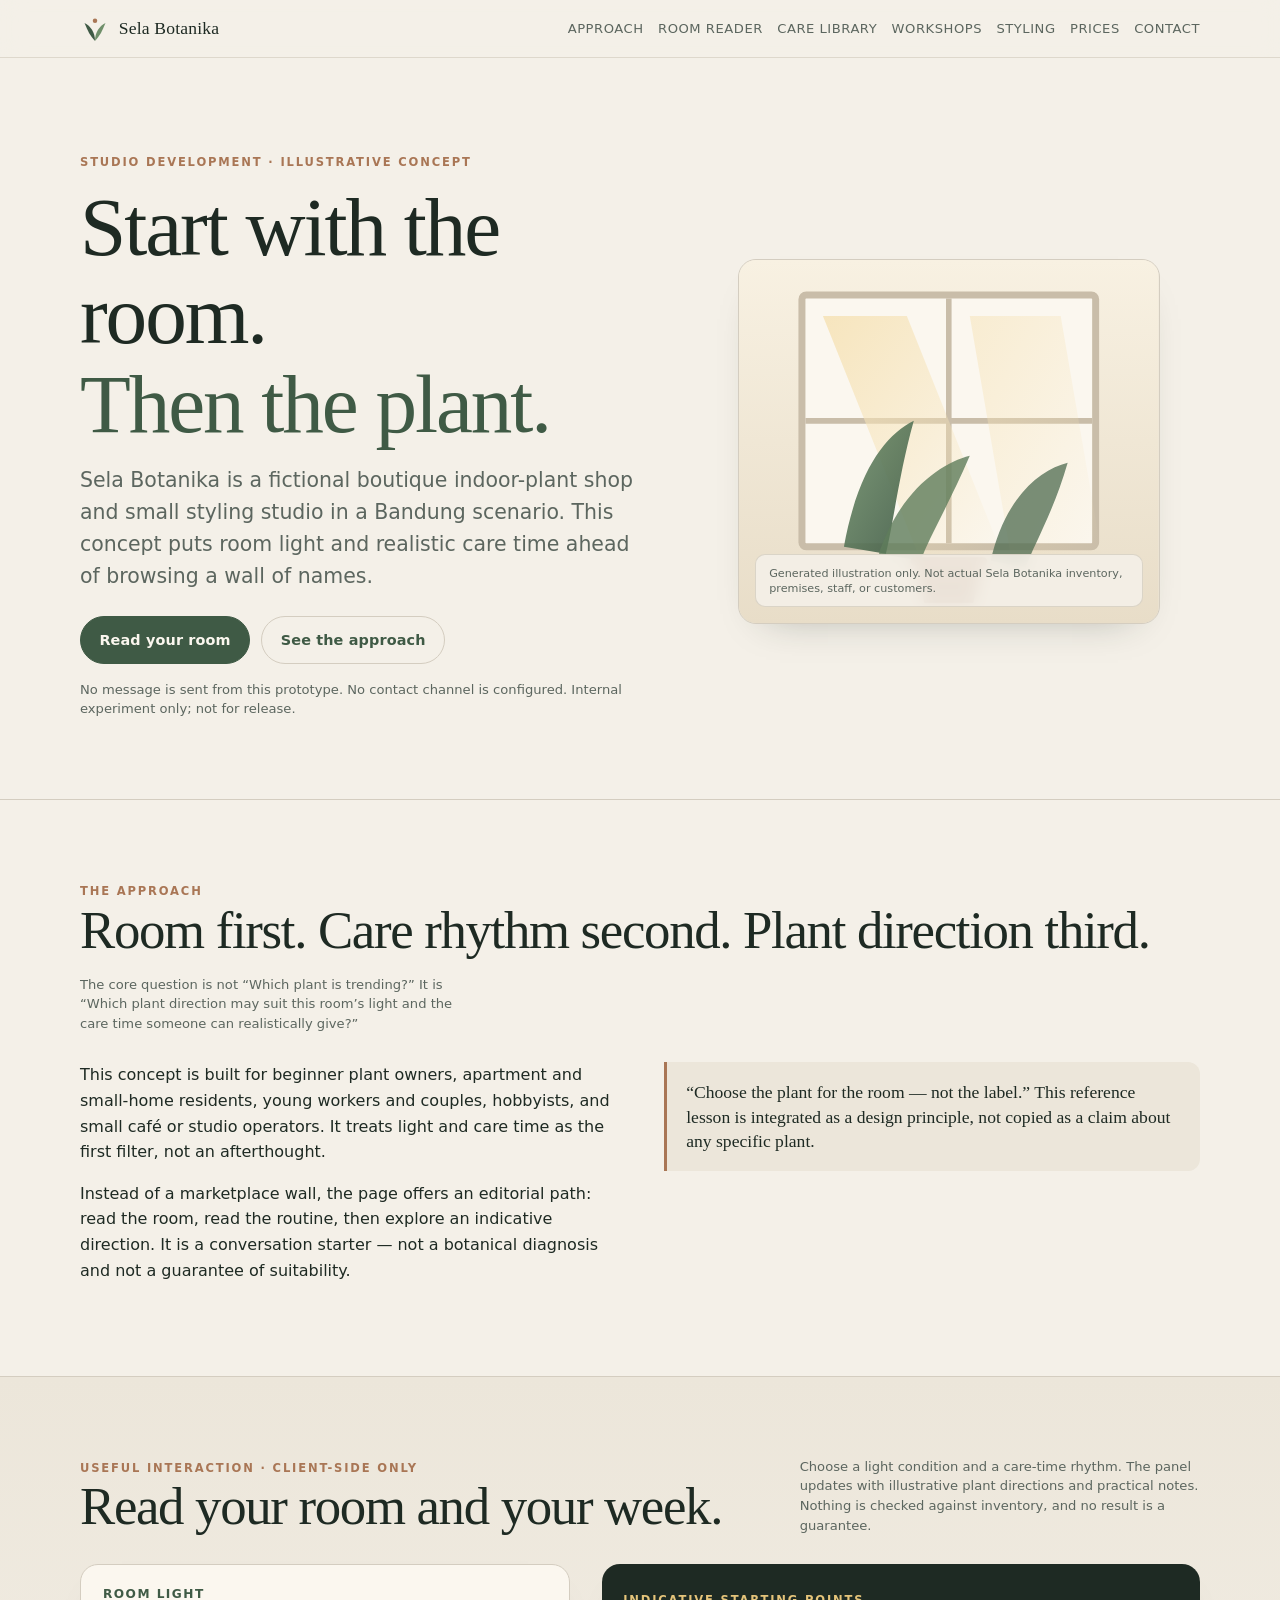
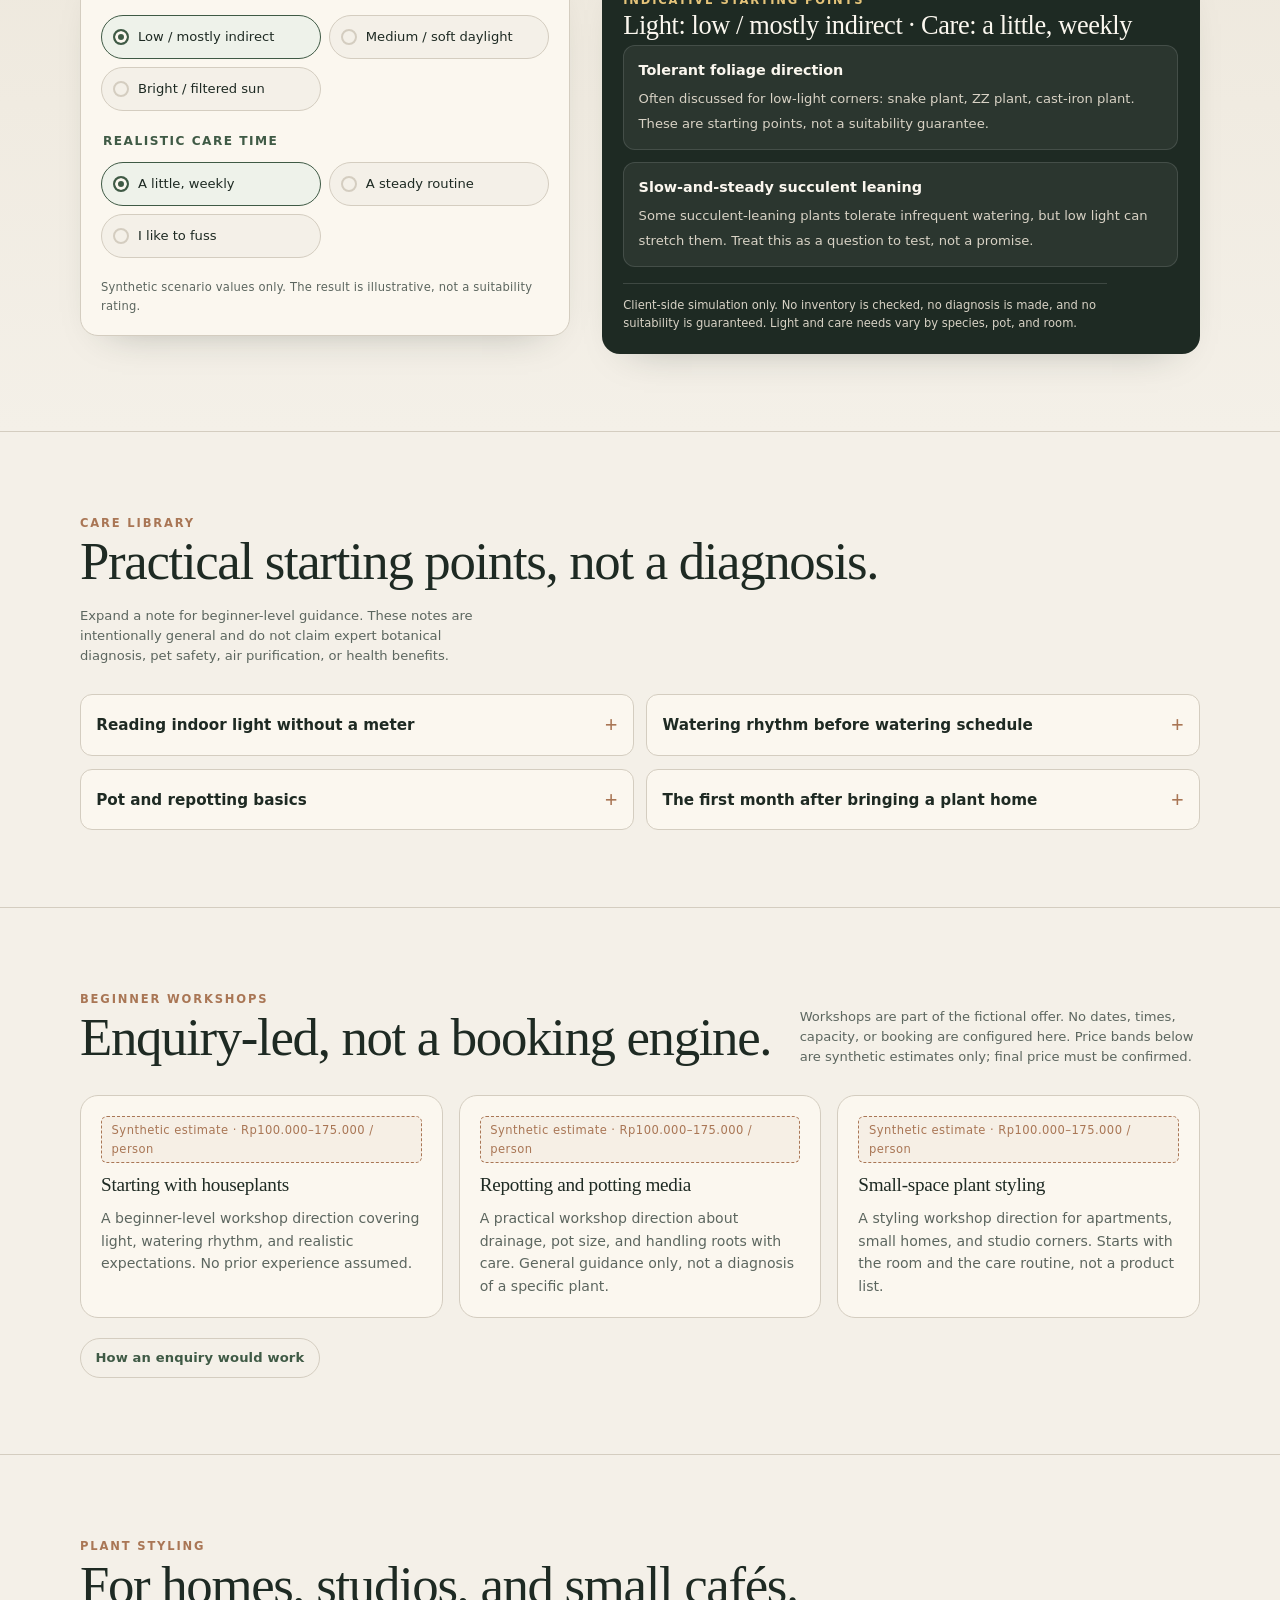
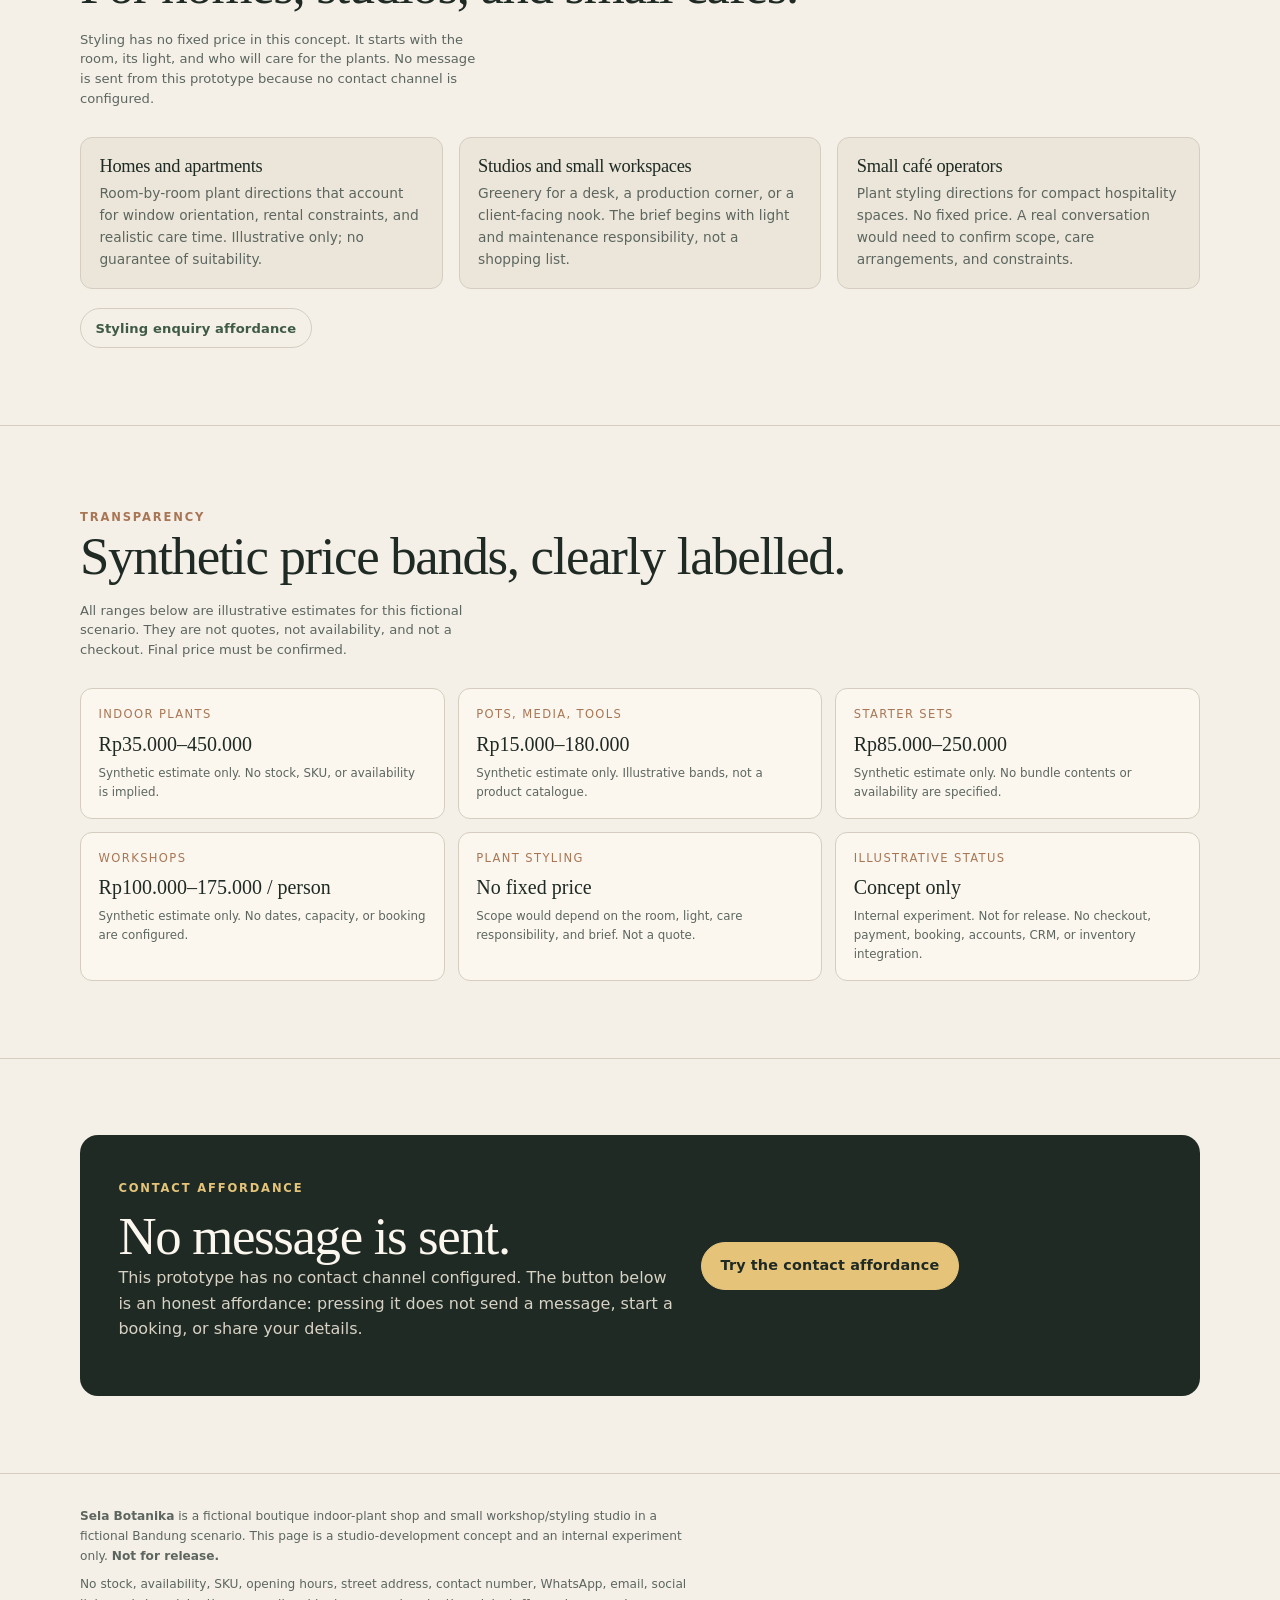
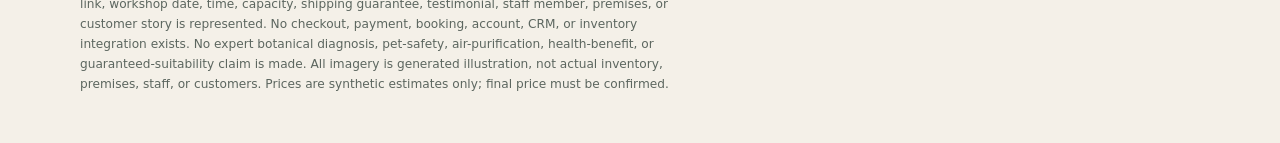
<file: exploration/r1/r1-deepseek.html>
<!DOCTYPE html>
<html lang="en">
<head>
<meta charset="utf-8">
<meta name="viewport" content="width=device-width, initial-scale=1">
<title>Sela Botanika — Start with the room</title>
<meta name="description" content="A fictional studio-development concept for a Bandung indoor-plant shop and styling studio. Start with room light and realistic care time, then explore illustrative plant directions. Internal experiment only; not for release.">
<style>
  :root{
    --paper:#f4f0e8;
    --paper-2:#ece6da;
    --paper-3:#e5ddcf;
    --ink:#1e2a23;
    --muted:#5c665f;
    --moss:#3f5a45;
    --leaf:#6f8f6a;
    --leaf-2:#8daa86;
    --clay:#a97655;
    --sun:#e5c47a;
    --line:#d4cdc0;
    --radius:18px;
    --radius-sm:12px;
    --serif:"Iowan Old Style","Palatino Linotype","Book Antiqua",Georgia,serif;
    --sans:"Avenir Next","Segoe UI",system-ui,-apple-system,sans-serif;
    --shadow:0 18px 40px -28px rgba(30,42,35,.38);
    --max:1120px;
  }

  *,*::before,*::after{box-sizing:border-box}
  html{scroll-behavior:smooth}
  body{
    margin:0;
    background:var(--paper);
    color:var(--ink);
    font-family:var(--sans);
    font-size:1rem;
    line-height:1.6;
    -webkit-font-smoothing:antialiased;
  }
  img,svg{max-width:100%;height:auto;display:block}
  button,input{font:inherit}
  button{cursor:pointer}
  a{color:var(--moss);text-underline-offset:.18em}
  a:hover{color:var(--ink)}
  :focus-visible{outline:3px solid var(--clay);outline-offset:3px}
  [hidden]{display:none !important}

  .skip{
    position:absolute;
    left:1rem;
    top:-5rem;
    z-index:100;
    background:var(--ink);
    color:var(--paper);
    padding:.65rem 1rem;
    border-radius:8px;
    text-decoration:none;
    transition:top .2s ease;
  }
  .skip:focus{top:1rem}

  .wrap{width:min(100% - 2rem,var(--max));margin-inline:auto}
  @media (min-width:720px){.wrap{width:min(100% - 4rem,var(--max))}}

  .site-header{
    position:sticky;
    top:0;
    z-index:50;
    background:rgba(244,240,232,.92);
    backdrop-filter:blur(12px);
    border-bottom:1px solid rgba(212,205,192,.7);
  }
  .header-inner{
    display:flex;
    align-items:center;
    justify-content:space-between;
    gap:1rem;
    padding:.85rem 0;
  }
  .brand{
    display:inline-flex;
    align-items:center;
    gap:.55rem;
    text-decoration:none;
    color:var(--ink);
    font-family:var(--serif);
    font-size:1.1rem;
    letter-spacing:.01em;
    line-height:1.1;
  }
  .brand-mark{
    width:30px;
    height:30px;
    flex:0 0 auto;
  }
  .header-nav{
    display:flex;
    flex-wrap:wrap;
    gap:.35rem .9rem;
    font-size:.82rem;
    letter-spacing:.04em;
    text-transform:uppercase;
  }
  .header-nav a{
    text-decoration:none;
    color:var(--muted);
    padding:.25rem 0;
    border-bottom:1px solid transparent;
  }
  .header-nav a:hover,
  .header-nav a:focus-visible{
    color:var(--ink);
    border-bottom-color:var(--clay);
  }
  @media (max-width:560px){
    .header-nav{display:none}
  }

  .eyebrow{
    display:inline-block;
    font-size:.72rem;
    letter-spacing:.16em;
    text-transform:uppercase;
    color:var(--clay);
    font-weight:600;
    margin:0 0 .75rem;
  }
  h1,h2,h3{
    font-family:var(--serif);
    font-weight:500;
    line-height:1.06;
    letter-spacing:-.025em;
    margin:0;
  }
  h1{font-size:clamp(2.6rem,8vw,5.2rem)}
  h2{font-size:clamp(1.9rem,4.6vw,3.3rem)}
  h3{font-size:clamp(1.25rem,2.6vw,1.65rem);letter-spacing:-.015em}
  p{margin:0 0 1rem;max-width:66ch}
  .lede{font-size:clamp(1.05rem,2.1vw,1.28rem);color:var(--muted);line-height:1.55;max-width:56ch}
  .small{font-size:.82rem;color:var(--muted);line-height:1.5}
  .tiny{font-size:.72rem;color:var(--muted);letter-spacing:.02em}

  .hero{
    padding:clamp(2.5rem,7vw,6rem) 0 clamp(2rem,5vw,4.5rem);
    border-bottom:1px solid var(--line);
  }
  .hero-grid{
    display:grid;
    gap:clamp(2rem,5vw,4rem);
    align-items:center;
  }
  @media (min-width:880px){
    .hero-grid{grid-template-columns:1.05fr .95fr}
  }
  .hero-copy h1{margin-bottom:1.1rem}
  .hero-copy h1 em{
    font-style:normal;
    color:var(--moss);
    display:block;
  }
  .hero-actions{
    display:flex;
    flex-wrap:wrap;
    gap:.7rem;
    margin-top:1.5rem;
  }
  .btn{
    display:inline-flex;
    align-items:center;
    justify-content:center;
    gap:.45rem;
    min-height:46px;
    padding:.7rem 1.15rem;
    border-radius:999px;
    border:1px solid var(--moss);
    background:var(--moss);
    color:#fbf7ef;
    text-decoration:none;
    font-size:.9rem;
    font-weight:600;
    letter-spacing:.01em;
    transition:transform .18s ease, background .18s ease, color .18s ease, border-color .18s ease;
  }
  .btn:hover{background:var(--ink);border-color:var(--ink);color:#fff;transform:translateY(-1px)}
  .btn-secondary{
    background:transparent;
    color:var(--moss);
    border-color:var(--line);
  }
  .btn-secondary:hover{background:var(--paper-2);color:var(--ink);border-color:var(--moss)}
  .btn-small{min-height:40px;padding:.5rem .9rem;font-size:.82rem}

  .hero-figure{
    position:relative;
    border-radius:var(--radius);
    overflow:hidden;
    background:var(--paper-2);
    box-shadow:var(--shadow);
    border:1px solid var(--line);
  }
  .hero-figure svg{width:100%;height:auto}
  .figure-caption{
    position:absolute;
    left:1rem;
    bottom:1rem;
    right:1rem;
    padding:.65rem .8rem;
    border-radius:10px;
    background:rgba(244,240,232,.9);
    backdrop-filter:blur(8px);
    font-size:.7rem;
    line-height:1.35;
    color:var(--muted);
    border:1px solid rgba(212,205,192,.8);
  }

  section{padding:clamp(2.5rem,6vw,5rem) 0;border-bottom:1px solid var(--line)}
  .section-head{
    display:flex;
    flex-wrap:wrap;
    align-items:end;
    justify-content:space-between;
    gap:1rem;
    margin-bottom:1.8rem;
  }
  .section-head p{margin:0;max-width:48ch}

  .editorial-split{
    display:grid;
    gap:1.5rem;
  }
  @media (min-width:820px){
    .editorial-split{grid-template-columns:1fr 1fr;gap:3rem;align-items:start}
  }
  .pull-note{
    padding:1.1rem 1.2rem;
    border-left:3px solid var(--clay);
    background:var(--paper-2);
    border-radius:0 var(--radius-sm) var(--radius-sm) 0;
    color:var(--ink);
    font-family:var(--serif);
    font-size:1.1rem;
    line-height:1.4;
    margin:0;
  }

  /* Room reader */
  .reader{
    background:linear-gradient(180deg,var(--paper-2),var(--paper));
  }
  .reader-layout{
    display:grid;
    gap:1.5rem;
  }
  @media (min-width:900px){
    .reader-layout{grid-template-columns:.9fr 1.1fr;gap:2rem;align-items:start}
  }
  .reader-controls{
    background:#fbf7ef;
    border:1px solid var(--line);
    border-radius:var(--radius);
    padding:1.25rem;
    box-shadow:var(--shadow);
  }
  fieldset{
    border:0;
    padding:0;
    margin:0 0 1.3rem;
  }
  legend{
    font-size:.76rem;
    font-weight:700;
    letter-spacing:.12em;
    text-transform:uppercase;
    color:var(--moss);
    margin-bottom:.65rem;
  }
  .chip-grid{
    display:grid;
    grid-template-columns:1fr;
    gap:.5rem;
  }
  @media (min-width:520px){
    .chip-grid{grid-template-columns:1fr 1fr}
  }
  .chip{
    position:relative;
    display:flex;
    align-items:center;
    gap:.55rem;
    min-height:44px;
    padding:.55rem .7rem;
    border:1px solid var(--line);
    border-radius:999px;
    background:var(--paper);
    color:var(--ink);
    font-size:.82rem;
    line-height:1.3;
    cursor:pointer;
    transition:background .18s ease, border-color .18s ease, transform .18s ease;
  }
  .chip:hover{background:var(--paper-2);border-color:var(--moss)}
  .chip input{
    position:absolute;
    opacity:0;
    width:1px;
    height:1px;
    pointer-events:none;
  }
  .chip span{
    display:inline-block;
    width:16px;
    height:16px;
    border:2px solid var(--line);
    border-radius:50%;
    flex:0 0 auto;
    transition:border-color .18s ease, background .18s ease, box-shadow .18s ease;
  }
  .chip input:checked + span{
    border-color:var(--moss);
    background:var(--moss);
    box-shadow:inset 0 0 0 3px #fbf7ef;
  }
  .chip:has(input:checked){
    background:#eef2ea;
    border-color:var(--moss);
  }
  .chip input:focus-visible + span{
    outline:3px solid var(--clay);
    outline-offset:3px;
  }

  .reader-result{
    background:var(--ink);
    color:var(--paper);
    border-radius:var(--radius);
    padding:1.35rem;
    min-height:260px;
    display:flex;
    flex-direction:column;
    justify-content:space-between;
    gap:1rem;
    box-shadow:var(--shadow);
  }
  .reader-result .eyebrow{color:var(--sun)}
  .reader-result h3{color:#fbf7ef;margin-bottom:.35rem}
  .reader-result p{color:#d8d2c5;margin:0}
  .direction-list{
    display:grid;
    gap:.75rem;
    margin:.35rem 0 0;
    padding:0;
    list-style:none;
  }
  .direction-list li{
    padding:.8rem .9rem;
    background:rgba(255,255,255,.06);
    border:1px solid rgba(255,255,255,.12);
    border-radius:var(--radius-sm);
  }
  .direction-list strong{
    display:block;
    font-size:.9rem;
    color:#fbf7ef;
    margin-bottom:.2rem;
  }
  .direction-list span{font-size:.82rem;color:#d8d2c5;line-height:1.45}
  .result-caveat{
    font-size:.72rem;
    color:#bfb9ad;
    border-top:1px solid rgba(255,255,255,.14);
    padding-top:.75rem;
    margin:0;
  }

  /* Care library */
  .care-grid{
    display:grid;
    gap:.8rem;
  }
  @media (min-width:720px){
    .care-grid{grid-template-columns:1fr 1fr}
  }
  details.care-note{
    background:#fbf7ef;
    border:1px solid var(--line);
    border-radius:var(--radius-sm);
    padding:.2rem .95rem .15rem;
    transition:background .18s ease, border-color .18s ease;
  }
  details.care-note:hover{background:var(--paper-2)}
  details.care-note summary{
    list-style:none;
    cursor:pointer;
    display:flex;
    align-items:center;
    justify-content:space-between;
    gap:1rem;
    min-height:54px;
    font-weight:600;
    font-size:.95rem;
  }
  details.care-note summary::-webkit-details-marker{display:none}
  details.care-note summary::after{
    content:"+";
    font-family:var(--serif);
    font-size:1.4rem;
    color:var(--clay);
    line-height:1;
    transition:transform .2s ease;
  }
  details.care-note[open] summary::after{transform:rotate(45deg)}
  details.care-note .care-body{
    padding:0 0 1rem;
    color:var(--muted);
    font-size:.9rem;
  }
  details.care-note .care-body p{margin:0 0 .6rem}
  details.care-note .care-body p:last-child{margin-bottom:0}

  /* Workshops */
  .workshop-grid{
    display:grid;
    gap:1rem;
  }
  @media (min-width:760px){
    .workshop-grid{grid-template-columns:repeat(3,1fr)}
  }
  .workshop-card{
    background:#fbf7ef;
    border:1px solid var(--line);
    border-radius:var(--radius);
    padding:1.25rem;
    display:flex;
    flex-direction:column;
    gap:.75rem;
  }
  .workshop-card h3{font-size:1.2rem}
  .workshop-card p{font-size:.88rem;color:var(--muted);margin:0}
  .price-tag{
    display:inline-block;
    align-self:flex-start;
    padding:.25rem .6rem;
    border:1px dashed var(--clay);
    border-radius:6px;
    font-size:.72rem;
    letter-spacing:.04em;
    color:var(--clay);
    background:rgba(169,118,85,.06);
  }
  .enquiry-note{
    background:var(--ink);
    color:var(--paper);
    border-radius:var(--radius-sm);
    padding:1rem 1.1rem;
    font-size:.84rem;
    line-height:1.55;
    border-left:4px solid var(--sun);
  }
  .enquiry-note strong{color:var(--sun)}

  /* Styling */
  .styling-list{
    display:grid;
    gap:1rem;
    margin:0;
    padding:0;
    list-style:none;
  }
  @media (min-width:720px){
    .styling-list{grid-template-columns:repeat(3,1fr)}
  }
  .styling-list li{
    padding:1.15rem;
    border:1px solid var(--line);
    border-radius:var(--radius-sm);
    background:var(--paper-2);
  }
  .styling-list h3{font-size:1.15rem;margin-bottom:.35rem}
  .styling-list p{font-size:.86rem;color:var(--muted);margin:0}

  /* Price transparency */
  .price-grid{
    display:grid;
    gap:.8rem;
  }
  @media (min-width:720px){
    .price-grid{grid-template-columns:repeat(2,1fr)}
  }
  @media (min-width:1000px){
    .price-grid{grid-template-columns:repeat(3,1fr)}
  }
  .price-card{
    border:1px solid var(--line);
    border-radius:var(--radius-sm);
    padding:1rem 1.1rem;
    background:#fbf7ef;
  }
  .price-card .label{
    display:block;
    font-size:.72rem;
    letter-spacing:.12em;
    text-transform:uppercase;
    color:var(--clay);
    margin-bottom:.25rem;
  }
  .price-card .band{
    font-family:var(--serif);
    font-size:1.25rem;
    display:block;
    margin-bottom:.25rem;
  }
  .price-card .note{font-size:.74rem;color:var(--muted);margin:0}

  /* Contact + footer */
  .contact-box{
    background:var(--ink);
    color:var(--paper);
    border-radius:var(--radius);
    padding:clamp(1.4rem,4vw,2.4rem);
    display:grid;
    gap:1.25rem;
  }
  @media (min-width:780px){
    .contact-box{grid-template-columns:1.1fr .9fr;align-items:center}
  }
  .contact-box h2{color:#fbf7ef}
  .contact-box p{color:#d8d2c5}
  .contact-box .btn{
    background:var(--sun);
    color:var(--ink);
    border-color:var(--sun);
  }
  .contact-box .btn:hover{background:#f3d99a;border-color:#f3d99a}

  .site-footer{
    padding:2rem 0 2.5rem;
    font-size:.76rem;
    color:var(--muted);
    line-height:1.65;
  }
  .site-footer p{max-width:80ch;margin:0 0 .5rem}

  @media (prefers-reduced-motion: no-preference){
    .reveal{
      opacity:0;
      transform:translateY(18px);
      transition:opacity .7s ease, transform .7s ease;
    }
    .reveal.is-visible{
      opacity:1;
      transform:none;
    }
  }
  @media (prefers-reduced-motion: reduce){
    html{scroll-behavior:auto}
    *,*::before,*::after{transition-duration:.01ms !important;animation-duration:.01ms !important}
  }
</style>
</head>
<body>

<a class="skip" href="#main">Skip to main content</a>

<header class="site-header">
  <div class="wrap header-inner">
    <a class="brand" href="#top" aria-label="Sela Botanika — back to top">
      <svg class="brand-mark" viewBox="0 0 40 40" aria-hidden="true">
        <path d="M20 36 C20 24 26 16 34 12 C30 22 26 30 20 36 Z" fill="#6f8f6a"/>
        <path d="M20 36 C20 24 14 16 6 12 C10 22 14 30 20 36 Z" fill="#3f5a45"/>
        <circle cx="20" cy="9" r="3" fill="#a97655"/>
      </svg>
      <span>Sela Botanika</span>
    </a>
    <nav class="header-nav" aria-label="Main">
      <a href="#approach">Approach</a>
      <a href="#room-reader">Room reader</a>
      <a href="#care-library">Care library</a>
      <a href="#workshops">Workshops</a>
      <a href="#styling">Styling</a>
      <a href="#prices">Prices</a>
      <a href="#contact">Contact</a>
    </nav>
  </div>
</header>

<main id="main">

  <section class="hero" id="top">
    <div class="wrap hero-grid">
      <div class="hero-copy">
        <p class="eyebrow">Studio development · illustrative concept</p>
        <h1>Start with the room.<em>Then the plant.</em></h1>
        <p class="lede">Sela Botanika is a fictional boutique indoor-plant shop and small styling studio in a Bandung scenario. This concept puts room light and realistic care time ahead of browsing a wall of names.</p>
        <div class="hero-actions">
          <a class="btn" href="#room-reader">Read your room</a>
          <a class="btn btn-secondary" href="#approach">See the approach</a>
        </div>
        <p class="small" style="margin-top:1rem;">No message is sent from this prototype. No contact channel is configured. Internal experiment only; not for release.</p>
      </div>
      <figure class="hero-figure">
        <svg viewBox="0 0 600 520" role="img" aria-label="Illustrative window with soft light and abstract leaves — a generated illustration, not a photograph of the studio">
          <defs>
            <linearGradient id="sky" x1="0" y1="0" x2="0" y2="1">
              <stop offset="0" stop-color="#f8f1e2"/>
              <stop offset="1" stop-color="#e8ddc8"/>
            </linearGradient>
            <linearGradient id="light" x1="0" y1="0" x2="1" y2="1">
              <stop offset="0" stop-color="#f6e3b8" stop-opacity=".9"/>
              <stop offset="1" stop-color="#f6e3b8" stop-opacity="0"/>
            </linearGradient>
            <linearGradient id="leafA" x1="0" y1="0" x2="1" y2="1">
              <stop offset="0" stop-color="#6f8f6a"/>
              <stop offset="1" stop-color="#3f5a45"/>
            </linearGradient>
            <linearGradient id="pot" x1="0" y1="0" x2="0" y2="1">
              <stop offset="0" stop-color="#b07d5a"/>
              <stop offset="1" stop-color="#8d5f43"/>
            </linearGradient>
          </defs>
          <rect width="600" height="520" fill="url(#sky)"/>
          <rect x="90" y="50" width="420" height="360" rx="6" fill="#fbf7ef" stroke="#c9bda9" stroke-width="10"/>
          <line x1="300" y1="55" x2="300" y2="405" stroke="#c9bda9" stroke-width="8"/>
          <line x1="95" y1="230" x2="505" y2="230" stroke="#c9bda9" stroke-width="8"/>
          <polygon points="120,80 240,80 380,430 260,430" fill="url(#light)"/>
          <polygon points="330,80 460,80 520,430 390,430" fill="url(#light)" opacity=".6"/>
          <path d="M150 410 C170 300 210 250 250 230 C230 300 220 380 210 420 Z" fill="url(#leafA)" opacity=".9"/>
          <path d="M200 420 C230 330 290 290 330 280 C300 350 270 400 260 430 Z" fill="#5f7d5c" opacity=".8"/>
          <path d="M360 430 C380 340 430 300 470 290 C450 360 420 410 410 440 Z" fill="#4e6b50" opacity=".75"/>
          <path d="M250 430 L350 430 L335 490 L265 490 Z" fill="url(#pot)"/>
          <rect x="245" y="425" width="110" height="12" rx="6" fill="#9c6c4c"/>
        </svg>
        <figcaption class="figure-caption">Generated illustration only. Not actual Sela Botanika inventory, premises, staff, or customers.</figcaption>
      </figure>
    </div>
  </section>

  <section id="approach">
    <div class="wrap">
      <div class="section-head reveal">
        <div>
          <p class="eyebrow">The approach</p>
          <h2>Room first. Care rhythm second. Plant direction third.</h2>
        </div>
        <p class="small">The core question is not “Which plant is trending?” It is “Which plant direction may suit this room’s light and the care time someone can realistically give?”</p>
      </div>
      <div class="editorial-split reveal">
        <div>
          <p>This concept is built for beginner plant owners, apartment and small-home residents, young workers and couples, hobbyists, and small café or studio operators. It treats light and care time as the first filter, not an afterthought.</p>
          <p>Instead of a marketplace wall, the page offers an editorial path: read the room, read the routine, then explore an indicative direction. It is a conversation starter — not a botanical diagnosis and not a guarantee of suitability.</p>
        </div>
        <blockquote class="pull-note">“Choose the plant for the room — not the label.” This reference lesson is integrated as a design principle, not copied as a claim about any specific plant.</blockquote>
      </div>
    </div>
  </section>

  <section class="reader" id="room-reader">
    <div class="wrap">
      <div class="section-head reveal">
        <div>
          <p class="eyebrow">Useful interaction · client-side only</p>
          <h2>Read your room and your week.</h2>
        </div>
        <p class="small">Choose a light condition and a care-time rhythm. The panel updates with illustrative plant directions and practical notes. Nothing is checked against inventory, and no result is a guarantee.</p>
      </div>

      <div class="reader-layout reveal">
        <form class="reader-controls" id="roomForm" aria-label="Room light and care time selector">
          <fieldset>
            <legend>Room light</legend>
            <div class="chip-grid">
              <label class="chip"><input type="radio" name="light" value="low" checked><span aria-hidden="true"></span>Low / mostly indirect</label>
              <label class="chip"><input type="radio" name="light" value="medium"><span aria-hidden="true"></span>Medium / soft daylight</label>
              <label class="chip"><input type="radio" name="light" value="bright"><span aria-hidden="true"></span>Bright / filtered sun</label>
            </div>
          </fieldset>

          <fieldset>
            <legend>Realistic care time</legend>
            <div class="chip-grid">
              <label class="chip"><input type="radio" name="care" value="little" checked><span aria-hidden="true"></span>A little, weekly</label>
              <label class="chip"><input type="radio" name="care" value="steady"><span aria-hidden="true"></span>A steady routine</label>
              <label class="chip"><input type="radio" name="care" value="fuss"><span aria-hidden="true"></span>I like to fuss</label>
            </div>
          </fieldset>

          <p class="tiny" style="margin:0;">Synthetic scenario values only. The result is illustrative, not a suitability rating.</p>
        </form>

        <div class="reader-result" id="roomResult" aria-live="polite" aria-atomic="true">
          <!-- JS fills this -->
        </div>
      </div>
    </div>
  </section>

  <section id="care-library">
    <div class="wrap">
      <div class="section-head reveal">
        <div>
          <p class="eyebrow">Care library</p>
          <h2>Practical starting points, not a diagnosis.</h2>
        </div>
        <p class="small">Expand a note for beginner-level guidance. These notes are intentionally general and do not claim expert botanical diagnosis, pet safety, air purification, or health benefits.</p>
      </div>

      <div class="care-grid reveal">
        <details class="care-note">
          <summary>Reading indoor light without a meter</summary>
          <div class="care-body">
            <p>Notice how many hours a day a spot receives soft daylight, whether the sun ever lands directly on the leaves, and how far the spot sits from the window. A bright-looking room can still have a dim corner.</p>
            <p>Treat light as a range, not a fixed label. A plant may tolerate less light than it prefers, but “tolerate” is not the same as “thrive”.</p>
          </div>
        </details>

        <details class="care-note">
          <summary>Watering rhythm before watering schedule</summary>
          <div class="care-body">
            <p>Check the soil before adding water. A fixed weekly schedule can overwater in cool, low-light rooms and underwater in bright, warm ones.</p>
            <p>Pot size, growing medium, airflow, and season all change how quickly moisture moves. The realistic care time you can give matters more than a perfect calendar.</p>
          </div>
        </details>

        <details class="care-note">
          <summary>Pot and repotting basics</summary>
          <div class="care-body">
            <p>Drainage matters. A pot without drainage makes it harder to judge moisture and easier to create a waterlogged root zone.</p>
            <p>Repotting is not an automatic upgrade. Root health, pot size, and the plant’s current condition should guide the decision. This concept does not diagnose root problems.</p>
          </div>
        </details>

        <details class="care-note">
          <summary>The first month after bringing a plant home</summary>
          <div class="care-body">
            <p>Give the plant a stable spot and observe it before changing everything. Moving it repeatedly makes it harder to read how the plant responds.</p>
            <p>A new plant may drop a leaf or pause growth while adjusting. This is general guidance, not a diagnosis or a guarantee that every plant will settle in the same way.</p>
          </div>
        </details>
      </div>
    </div>
  </section>

  <section id="workshops">
    <div class="wrap">
      <div class="section-head reveal">
        <div>
          <p class="eyebrow">Beginner workshops</p>
          <h2>Enquiry-led, not a booking engine.</h2>
        </div>
        <p class="small">Workshops are part of the fictional offer. No dates, times, capacity, or booking are configured here. Price bands below are synthetic estimates only; final price must be confirmed.</p>
      </div>

      <div class="workshop-grid reveal">
        <article class="workshop-card">
          <span class="price-tag">Synthetic estimate · Rp100.000–175.000 / person</span>
          <h3>Starting with houseplants</h3>
          <p>A beginner-level workshop direction covering light, watering rhythm, and realistic expectations. No prior experience assumed.</p>
        </article>
        <article class="workshop-card">
          <span class="price-tag">Synthetic estimate · Rp100.000–175.000 / person</span>
          <h3>Repotting and potting media</h3>
          <p>A practical workshop direction about drainage, pot size, and handling roots with care. General guidance only, not a diagnosis of a specific plant.</p>
        </article>
        <article class="workshop-card">
          <span class="price-tag">Synthetic estimate · Rp100.000–175.000 / person</span>
          <h3>Small-space plant styling</h3>
          <p>A styling workshop direction for apartments, small homes, and studio corners. Starts with the room and the care routine, not a product list.</p>
        </article>
      </div>

      <div class="reveal" style="margin-top:1.2rem;">
        <button class="btn btn-secondary btn-small" type="button" data-note-toggle aria-expanded="false" aria-controls="workshopEnquiryNote">
          How an enquiry would work
        </button>
        <div class="enquiry-note" id="workshopEnquiryNote" hidden style="margin-top:.8rem;">
          <strong>No message is sent.</strong> This prototype has no contact channel configured, so pressing the button does not submit an enquiry, reserve a place, or share any details. A real studio would need a configured enquiry route and would confirm dates, capacity, and price separately. Workshop price bands shown are synthetic estimates only.
        </div>
      </div>
    </div>
  </section>

  <section id="styling">
    <div class="wrap">
      <div class="section-head reveal">
        <div>
          <p class="eyebrow">Plant styling</p>
          <h2>For homes, studios, and small cafés.</h2>
        </div>
        <p class="small">Styling has no fixed price in this concept. It starts with the room, its light, and who will care for the plants. No message is sent from this prototype because no contact channel is configured.</p>
      </div>

      <ul class="styling-list reveal">
        <li>
          <h3>Homes and apartments</h3>
          <p>Room-by-room plant directions that account for window orientation, rental constraints, and realistic care time. Illustrative only; no guarantee of suitability.</p>
        </li>
        <li>
          <h3>Studios and small workspaces</h3>
          <p>Greenery for a desk, a production corner, or a client-facing nook. The brief begins with light and maintenance responsibility, not a shopping list.</p>
        </li>
        <li>
          <h3>Small café operators</h3>
          <p>Plant styling directions for compact hospitality spaces. No fixed price. A real conversation would need to confirm scope, care arrangements, and constraints.</p>
        </li>
      </ul>

      <div class="reveal" style="margin-top:1.2rem;">
        <button class="btn btn-secondary btn-small" type="button" data-note-toggle aria-expanded="false" aria-controls="stylingNote">
          Styling enquiry affordance
        </button>
        <div class="enquiry-note" id="stylingNote" hidden style="margin-top:.8rem;">
          <strong>No message is sent.</strong> This is a contact affordance in a prototype, not a working enquiry route. No contact channel is configured, and no styling brief is submitted. Styling is not assigned a fixed price in this concept; any real scope would need to be discussed and confirmed.
        </div>
      </div>
    </div>
  </section>

  <section id="prices">
    <div class="wrap">
      <div class="section-head reveal">
        <div>
          <p class="eyebrow">Transparency</p>
          <h2>Synthetic price bands, clearly labelled.</h2>
        </div>
        <p class="small">All ranges below are illustrative estimates for this fictional scenario. They are not quotes, not availability, and not a checkout. Final price must be confirmed.</p>
      </div>

      <div class="price-grid reveal">
        <article class="price-card">
          <span class="label">Indoor plants</span>
          <span class="band">Rp35.000–450.000</span>
          <p class="note">Synthetic estimate only. No stock, SKU, or availability is implied.</p>
        </article>
        <article class="price-card">
          <span class="label">Pots, media, tools</span>
          <span class="band">Rp15.000–180.000</span>
          <p class="note">Synthetic estimate only. Illustrative bands, not a product catalogue.</p>
        </article>
        <article class="price-card">
          <span class="label">Starter sets</span>
          <span class="band">Rp85.000–250.000</span>
          <p class="note">Synthetic estimate only. No bundle contents or availability are specified.</p>
        </article>
        <article class="price-card">
          <span class="label">Workshops</span>
          <span class="band">Rp100.000–175.000 / person</span>
          <p class="note">Synthetic estimate only. No dates, capacity, or booking are configured.</p>
        </article>
        <article class="price-card">
          <span class="label">Plant styling</span>
          <span class="band">No fixed price</span>
          <p class="note">Scope would depend on the room, light, care responsibility, and brief. Not a quote.</p>
        </article>
        <article class="price-card">
          <span class="label">Illustrative status</span>
          <span class="band">Concept only</span>
          <p class="note">Internal experiment. Not for release. No checkout, payment, booking, accounts, CRM, or inventory integration.</p>
        </article>
      </div>
    </div>
  </section>

  <section id="contact">
    <div class="wrap">
      <div class="contact-box reveal">
        <div>
          <p class="eyebrow" style="color:var(--sun)">Contact affordance</p>
          <h2>No message is sent.</h2>
          <p>This prototype has no contact channel configured. The button below is an honest affordance: pressing it does not send a message, start a booking, or share your details.</p>
        </div>
        <div>
          <button class="btn" type="button" data-note-toggle aria-expanded="false" aria-controls="contactNote">
            Try the contact affordance
          </button>
          <div class="enquiry-note" id="contactNote" hidden style="margin-top:.8rem;">
            <strong>Nothing was sent.</strong> No contact channel is configured in this concept. A real studio would need a working channel and a clear privacy notice before accepting messages.
          </div>
        </div>
      </div>
    </div>
  </section>

</main>

<footer class="site-footer">
  <div class="wrap">
    <p><strong>Sela Botanika</strong> is a fictional boutique indoor-plant shop and small workshop/styling studio in a fictional Bandung scenario. This page is a studio-development concept and an internal experiment only. <strong>Not for release.</strong></p>
    <p>No stock, availability, SKU, opening hours, street address, contact number, WhatsApp, email, social link, workshop date, time, capacity, shipping guarantee, testimonial, staff member, premises, or customer story is represented. No checkout, payment, booking, account, CRM, or inventory integration exists. No expert botanical diagnosis, pet-safety, air-purification, health-benefit, or guaranteed-suitability claim is made. All imagery is generated illustration, not actual inventory, premises, staff, or customers. Prices are synthetic estimates only; final price must be confirmed.</p>
  </div>
</footer>

<script>
(function () {
  "use strict";

  /* ---------- Room reader simulation ---------- */
  var directions = {
    low: {
      little: [
        {
          title: "Tolerant foliage direction",
          note: "Often discussed for low-light corners: snake plant, ZZ plant, cast-iron plant. These are starting points, not a suitability guarantee."
        },
        {
          title: "Slow-and-steady succulent leaning",
          note: "Some succulent-leaning plants tolerate infrequent watering, but low light can stretch them. Treat this as a question to test, not a promise."
        }
      ],
      steady: [
        {
          title: "Trailing tropicals direction",
          note: "Pothos and some philodendrons are commonly discussed for softer light. Check soil moisture before watering rather than following a fixed calendar."
        },
        {
          title: "Upright tolerant foliage",
          note: "Snake plant and ZZ plant are often mentioned for lower-light rooms. They still need a realistic watering rhythm and a pot with drainage."
        }
      ],
      fuss: [
        {
          title: "Foliage you can watch closely",
          note: "Ferns and some calatheas are often discussed for lower light, but they can be less forgiving. This direction suits someone who enjoys checking plants often."
        }
      ]
    },
    medium: {
      little: [
        {
          title: "Easy-going foliage direction",
          note: "Pothos, spider plant, and some philodendrons are commonly discussed as beginner-friendly. Still check the soil and the actual light in the spot."
        },
        {
          title: "Adaptable upright plants",
          note: "Some dracaena and rubber-plant directions are often mentioned for medium light. Mature size and maintenance should be part of the decision."
        }
      ],
      steady: [
        {
          title: "Classic beginner tropicals",
          note: "Monstera, pothos, and philodendron directions are often discussed for medium indirect light. A steady routine matters more than a perfect schedule."
        },
        {
          title: "Softer-leaf foliage",
          note: "Peace lily and some aglaonema directions are commonly mentioned for medium light. These are illustrative directions, not stock or a guarantee."
        }
      ],
      fuss: [
        {
          title: "Prayer-plant and fern direction",
          note: "Maranta, calathea, and some ferns are often discussed for medium indirect light and consistent moisture. They can be less forgiving if care is irregular."
        }
      ]
    },
    bright: {
      little: [
        {
          title: "Succulent direction",
          note: "Bright light and infrequent watering can pair for some succulents, but species and pot matter. This is a direction to investigate, not a suitability claim."
        },
        {
          title: "Sun-tolerant statement plants",
          note: "Some ficus and euphorbia directions are often discussed for brighter spots. Check mature size and the room’s real sun exposure before deciding."
        }
      ],
      steady: [
        {
          title: "Flowering and fruiting direction",
          note: "Herbs and some flowering plants are commonly discussed for bright, filtered light. A steady routine supports consistency, but no result is guaranteed."
        },
        {
          title: "Bright foliage direction",
          note: "Croton and some ficus directions are often mentioned for brighter rooms. Acclimation and watering rhythm still need attention."
        }
      ],
      fuss: [
        {
          title: "High-light collection direction",
          note: "A mixed group of flowering plants, herbs, and sun-loving foliage can suit a bright room with attentive care. This is a starting point for a conversation, not a diagnosis."
        }
      ]
    }
  };

  var roomResult = document.getElementById("roomResult");
  var lightInputs = document.querySelectorAll('input[name="light"]');
  var careInputs = document.querySelectorAll('input[name="care"]');

  function renderResult() {
    if (!roomResult) return;
    var light = document.querySelector('input[name="light"]:checked');
    var care = document.querySelector('input[name="care"]:checked');
    if (!light || !care) return;

    var items = (directions[light.value] && directions[light.value][care.value]) || [];

    var list = items.map(function (item) {
      return '<li><strong>' + item.title + '</strong><span>' + item.note + '</span></li>';
    }).join("");

    roomResult.innerHTML =
      '<div>' +
        '<p class="eyebrow">Indicative starting points</p>' +
        '<h3>Light: ' + labelFor(light.value) + ' · Care: ' + labelFor(care.value) + '</h3>' +
        '<ul class="direction-list">' + list + '</ul>' +
      '</div>' +
      '<p class="result-caveat">Client-side simulation only. No inventory is checked, no diagnosis is made, and no suitability is guaranteed. Light and care needs vary by species, pot, and room.</p>';
  }

  function labelFor(value) {
    var labels = {
      low: "low / mostly indirect",
      medium: "medium / soft daylight",
      bright: "bright / filtered sun",
      little: "a little, weekly",
      steady: "a steady routine",
      fuss: "I like to fuss"
    };
    return labels[value] || value;
  }

  lightInputs.forEach(function (input) {
    input.addEventListener("change", renderResult);
  });
  careInputs.forEach(function (input) {
    input.addEventListener("change", renderResult);
  });

  renderResult();

  /* ---------- Honest enquiry-note toggles ---------- */
  document.querySelectorAll("[data-note-toggle]").forEach(function (button) {
    button.addEventListener("click", function () {
      var targetId = button.getAttribute("aria-controls");
      var note = document.getElementById(targetId);
      if (!note) return;
      var expanded = button.getAttribute("aria-expanded") === "true";
      button.setAttribute("aria-expanded", String(!expanded));
      note.hidden = expanded;
    });
  });

  /* ---------- Subtle reveal motion ---------- */
  var revealElements = document.querySelectorAll(".reveal");
  if ("IntersectionObserver" in window) {
    var observer = new IntersectionObserver(function (entries) {
      entries.forEach(function (entry) {
        if (entry.isIntersecting) {
          entry.target.classList.add("is-visible");
          observer.unobserve(entry.target);
        }
      });
    }, { threshold: 0.12, rootMargin: "0px 0px -40px 0px" });

    revealElements.forEach(function (element) {
      observer.observe(element);
    });
  } else {
    revealElements.forEach(function (element) {
      element.classList.add("is-visible");
    });
  }
})();
</script>

<!--
MODEL IDENTITY DISCLOSURE
Participant role: DeepSeek R1.
Exact model label visible in UI: NOT_DISCLOSED (no consumer chat UI label was available in this environment; version is not inferred).

INDEPENDENTLY INSPECTED REFERENCE URLS + OBSERVED LESSONS
1. https://siapnanam.com/pages/about-me
   Observed: a personal, first-person plant-shop narrative; highland-Bandung growing context; slow-care and quality-first voice; “ready to plant” name story. Lesson: a small studio can lead with a human point of view rather than a product grid.
2. https://rareformplants.com/
   Observed: “Choose the plant for the room—not the label”; explicit room-condition starting points (window exposure, root condition, moisture, mature size); inquiry path that asks for practical details and states an inquiry does not reserve inventory or dates. Lesson: room context and inquiry honesty can be structured into the page, not left implicit.
3. https://www.thebotanicalarchive.com/botanicaldesign
   Observed: bespoke indoor plant styling for homes, offices, events; environment assessment; aftercare and maintenance included in the styling service. Lesson: styling should be framed as a room-specific service with ongoing care considered, not a one-off object sale.
4. https://www.sebsurbanjungle.co.uk/about/
   Observed: community-rooted plant shop with workshops, plant care for homes and businesses, and a clear service list. Lesson: a small shop can distinguish workshop, care, and styling offers without becoming a marketplace.
5. https://www.botanicaldesigns.us/
   Observed: personal horticulture story, hands-on beginner workshops, custom botanical design, approachable tone. Lesson: workshop content can be human and beginner-facing without inventing schedules or capacity.
Additional inspected: https://plunt.co/pluntscape/ (concise plantscaping for homes, offices, cafés); https://www.ourinfinitenature.co/plant-styling (service lists; noted unsupported health/air claims to avoid).

INTEGRATED PRINCIPLES
- Lead with room light and realistic care time, not SKU volume.
- Use an editorial, warm voice with an explicit point of view: room first, care rhythm second, plant direction third.
- Keep care guidance discoverable but clearly general: no diagnosis, no pet-safety, health, or air-purification claims, no guaranteed suitability.
- Make workshops enquiry-led only; do not invent dates, times, capacity, or booking.
- Treat styling as a room-specific conversation with no fixed price.
- Show synthetic price bands with visible caveats; never present them as quotes or availability.
- Make every contact affordance honest: no message is sent because no contact channel is configured.
- Use generated illustration only; never imply actual inventory, premises, staff, or customers.

SIMULATIONS
- The “Room reader” is a client-side simulation. It maps a light choice and a care-time choice to illustrative plant directions and general notes. It does not query inventory, diagnose a plant, rate suitability, or guarantee an outcome.
- The enquiry and contact buttons are affordance simulations. They reveal explanatory text but submit nothing.

IMAGE SOURCE / LICENSE / PROVENANCE
- All imagery is original inline SVG and CSS generated for this concept. No photographs, no third-party image assets, no stock images, and no actual Sela Botanika logo are used. The brand mark is a generated placeholder, not a supplied logo. Nothing represents actual inventory, premises, staff, or customers.

MOTION
- Subtle IntersectionObserver reveal for section content, disabled under prefers-reduced-motion. Hover and focus transitions are present for controls. No autoplay, parallax, or looping animation.

RESPONSIVE STRATEGY
- Mobile-first single-column layout; CSS grid columns introduced at 720px, 760px, 880px, 900px, and 1000px depending on content. Fluid type with clamp. Touch-friendly radio chips with 44px minimum target height. Header navigation hidden below 560px while in-page anchors remain reachable by scrolling. Sticky header uses backdrop-filter with a fallback background.

UNVERIFIED TESTS
- This document has not been rendered or tested in a browser. No cross-browser test, accessibility audit, responsive device test, performance test, or screen-reader test was performed. The statements above describe design intentions, not verified outcomes.
-->
</body>
</html>
</file>
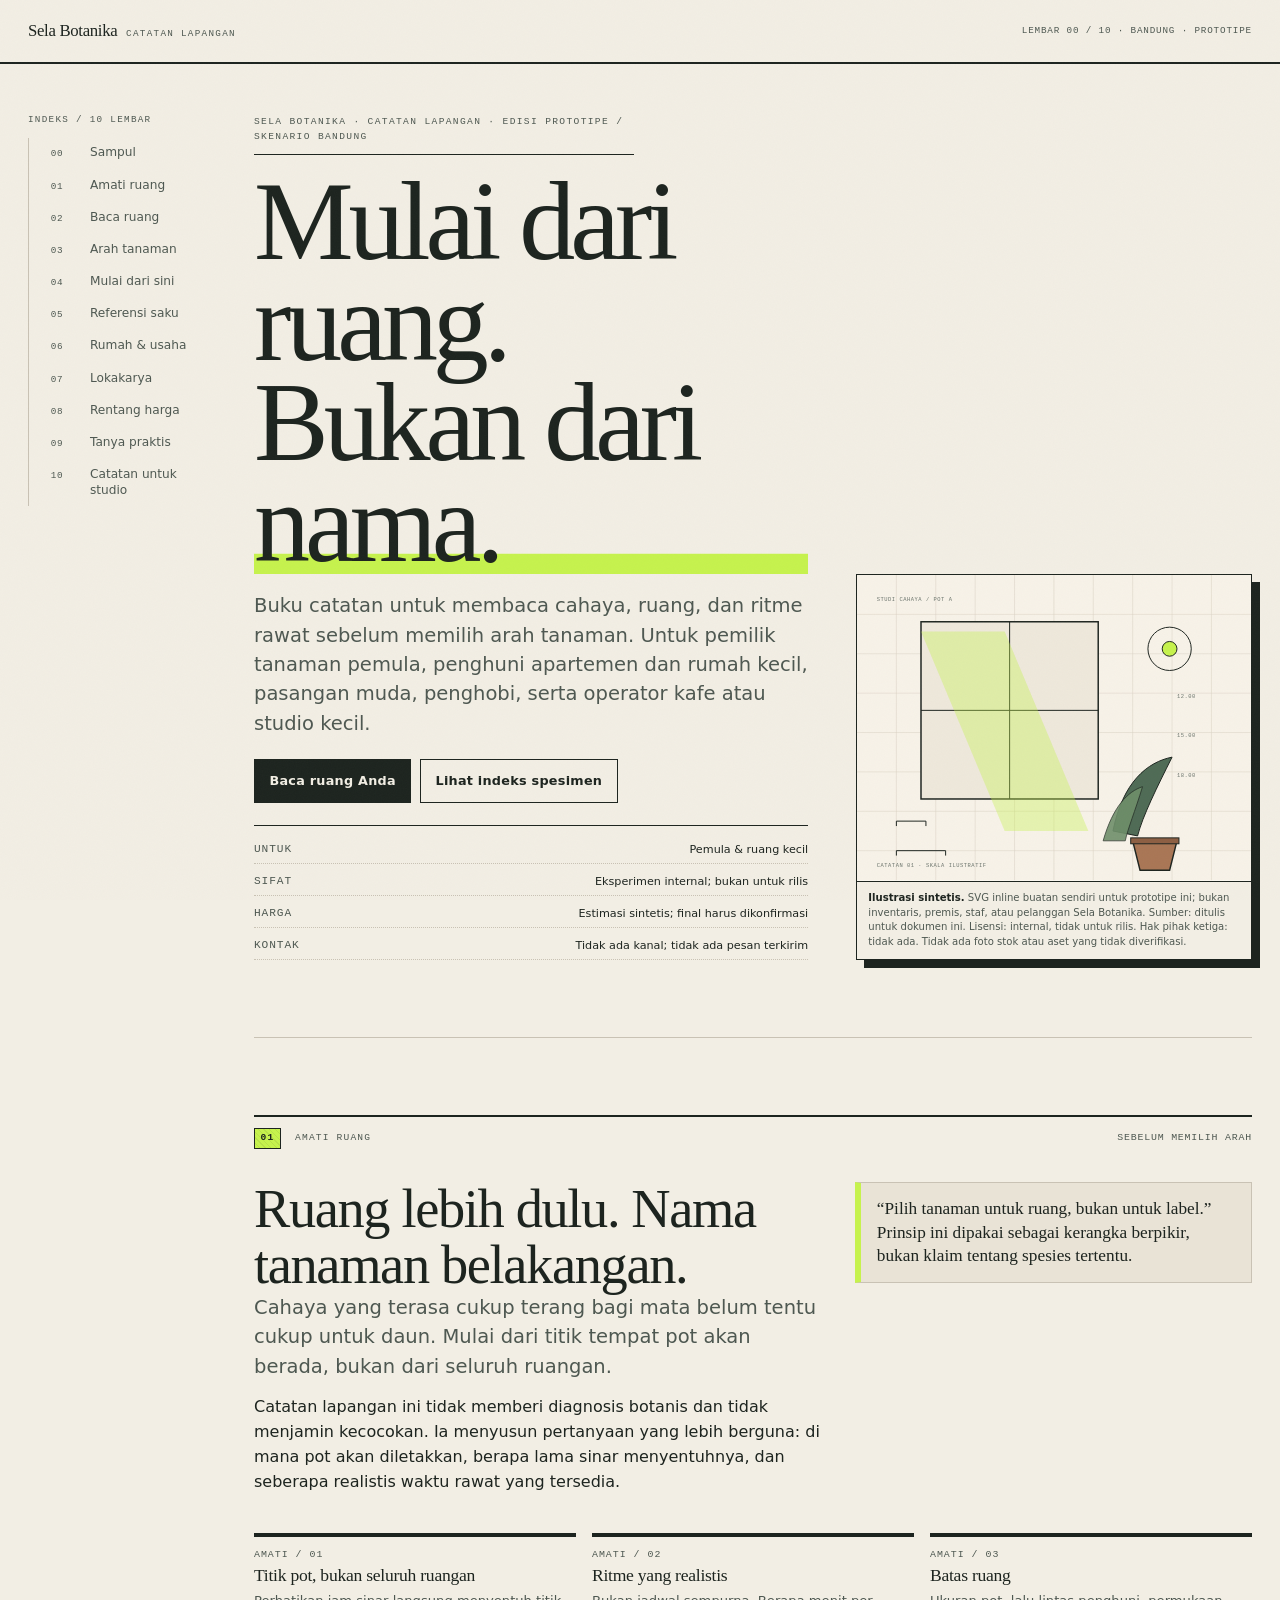
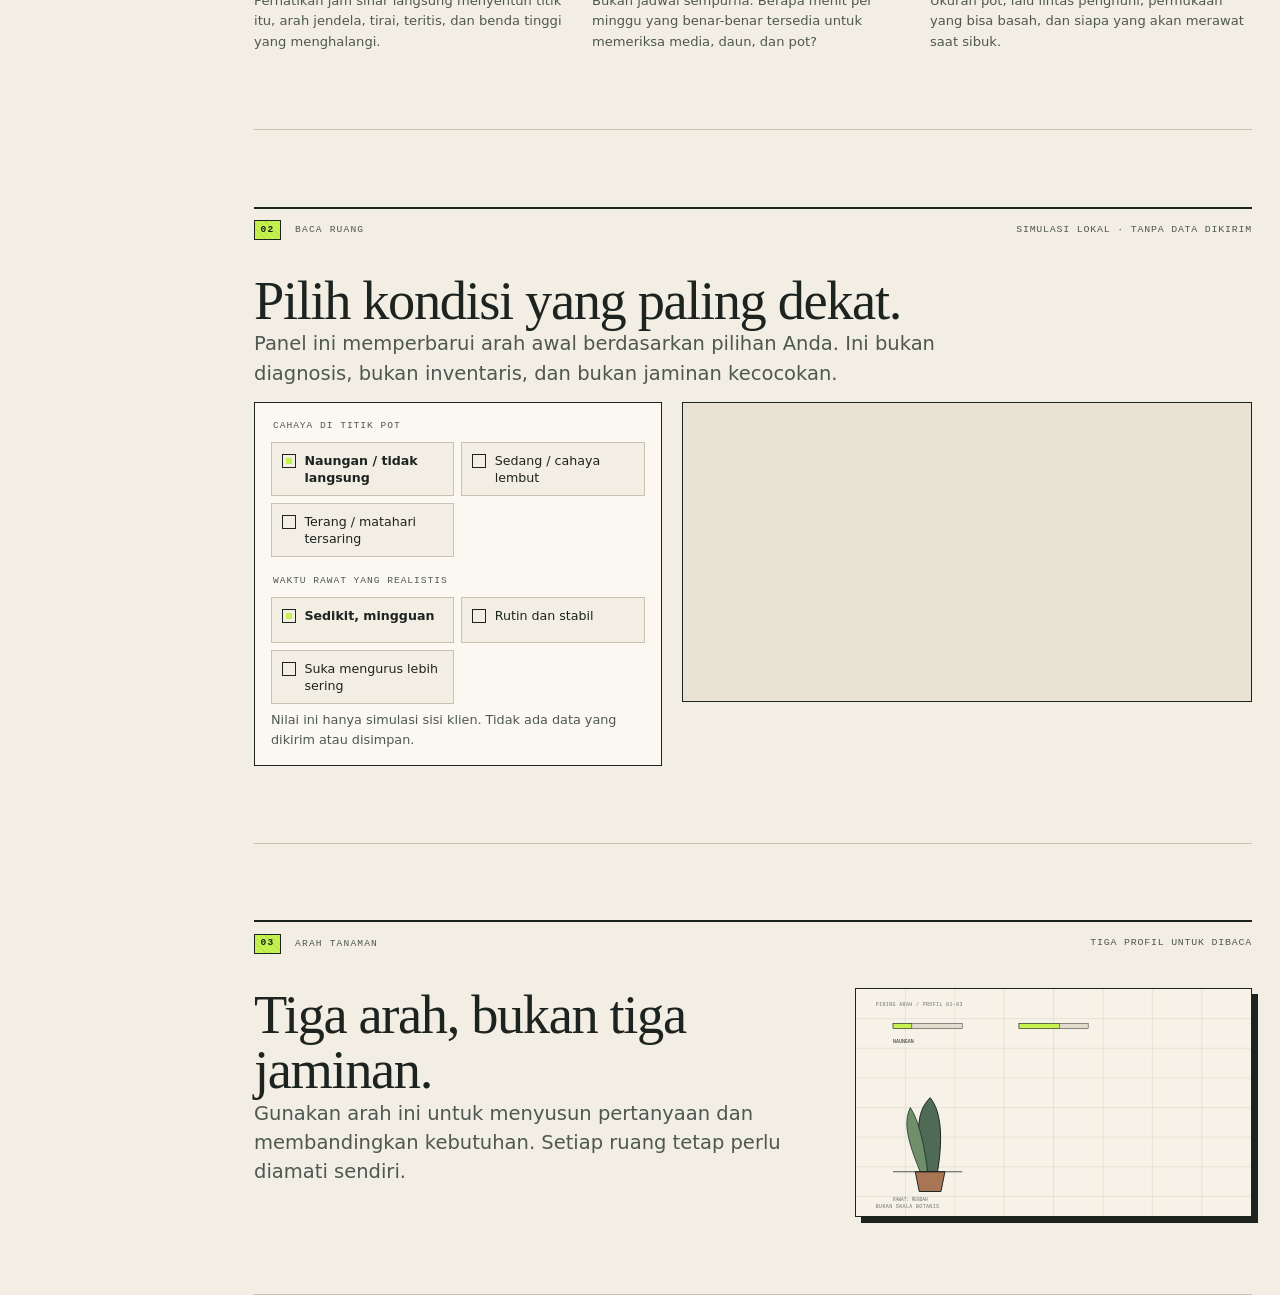
<file: exploration/r2/archive/r2-deepseek-truncated-upload.html>
<!DOCTYPE html>
<html lang="id">
<head>
<meta charset="utf-8">
<meta name="viewport" content="width=device-width, initial-scale=1">
<title>Sela Botanika — Catatan Lapangan</title>
<meta name="description" content="Arah prototipe Catatan Lapangan untuk Sela Botanika: membaca cahaya ruang, ritme rawat, dan arah tanaman sebelum memilih. Eksperimen studio internal; bukan untuk rilis.">
<style>
  :root{
    --paper:#f2eee4;
    --paper-deep:#e9e3d6;
    --paper-white:#fbf8f1;
    --ink:#1d241f;
    --ink-soft:#4e5851;
    --line:#c9c2b4;
    --line-dark:#9d988c;
    --accent:#c6f24d;
    --accent-deep:#9cc21e;
    --clay:#a97655;
    --serif:"Iowan Old Style","Palatino Linotype","Book Antiqua",Palatino,Georgia,serif;
    --sans:"Avenir Next","Segoe UI",system-ui,-apple-system,sans-serif;
    --mono:ui-monospace,"Cascadia Mono","SFMono-Regular",Menlo,Consolas,monospace;
    --max:1240px;
    --shadow-hard:6px 6px 0 var(--ink);
  }

  *,*::before,*::after{box-sizing:border-box}
  html{scroll-behavior:smooth}
  html,body{overflow-x:clip}
  body{
    margin:0;
    background:var(--paper);
    color:var(--ink);
    font-family:var(--sans);
    font-size:1rem;
    line-height:1.55;
    -webkit-font-smoothing:antialiased;
  }
  body::before{
    content:"";
    position:fixed;
    inset:0;
    z-index:9999;
    pointer-events:none;
    opacity:.032;
    background-image:url("data:image/svg+xml,%3Csvg xmlns='http://www.w3.org/2000/svg' width='160' height='160'%3E%3Cfilter id='n'%3E%3CfeTurbulence type='fractalNoise' baseFrequency='.85' numOctaves='3' stitchTiles='stitch'/%3E%3C/filter%3E%3Crect width='100%25' height='100%25' filter='url(%23n)' opacity='.8'/%3E%3C/svg%3E");
  }

  img,svg{max-width:100%;display:block}
  button,input,select,textarea{font:inherit}
  button{cursor:pointer}
  a{color:var(--ink);text-underline-offset:.18em}
  a:hover{color:var(--ink-soft)}
  :focus-visible{outline:3px solid var(--ink);outline-offset:3px}
  [hidden]{display:none !important}
  .sr-only{
    position:absolute;
    width:1px;height:1px;
    padding:0;margin:-1px;
    overflow:hidden;clip:rect(0,0,0,0);
    white-space:nowrap;border:0;
  }

  .shell{width:min(100% - 2rem,var(--max));margin-inline:auto}
  @media (min-width:720px){.shell{width:min(100% - 3.5rem,var(--max))}}

  /* ---------- Masthead ---------- */
  .masthead{
    position:sticky;
    top:0;
    z-index:50;
    background:var(--paper);
    border-bottom:2px solid var(--ink);
  }
  .masthead-inner{
    display:flex;
    align-items:center;
    justify-content:space-between;
    gap:1rem;
    min-height:62px;
    padding:.5rem 0;
  }
  .brand{
    display:inline-flex;
    align-items:baseline;
    gap:.55rem;
    text-decoration:none;
    color:var(--ink);
    font-family:var(--serif);
    font-size:1.05rem;
    letter-spacing:-.02em;
    line-height:1;
    min-width:0;
  }
  .brand-sub{
    font-family:var(--mono);
    font-size:.58rem;
    letter-spacing:.14em;
    text-transform:uppercase;
    color:var(--ink-soft);
    white-space:nowrap;
  }
  .masthead-meta{
    display:none;
    font-family:var(--mono);
    font-size:.58rem;
    letter-spacing:.09em;
    text-transform:uppercase;
    color:var(--ink-soft);
    white-space:nowrap;
  }
  .index-toggle{
    display:inline-flex;
    align-items:center;
    gap:.45rem;
    min-height:40px;
    padding:.4rem .65rem;
    border:1.5px solid var(--ink);
    background:var(--paper);
    color:var(--ink);
    font-family:var(--mono);
    font-size:.62rem;
    letter-spacing:.1em;
    text-transform:uppercase;
  }
  .index-toggle:hover{background:var(--accent)}
  .index-toggle::after{content:"↓";font-size:.9rem;line-height:1}
  .index-toggle[aria-expanded="true"]::after{content:"↑"}

  @media (min-width:900px){
    .masthead-meta{display:block}
    .index-toggle{display:none}
  }
  @media (max-width:380px){
    .brand-sub{display:none}
  }

  .mobile-index{
    border-bottom:2px solid var(--ink);
    background:var(--paper-deep);
    padding:.7rem 0 .9rem;
  }
  .mobile-index ol{
    list-style:none;
    margin:0;
    padding:0;
    display:grid;
    grid-template-columns:1fr 1fr;
    gap:.15rem .75rem;
  }
  .mobile-index a{
    display:flex;
    align-items:baseline;
    gap:.45rem;
    min-height:40px;
    padding:.45rem .2rem;
    border-bottom:1px solid var(--line);
    text-decoration:none;
    font-size:.8rem;
  }
  .mobile-index a .idx{
    font-family:var(--mono);
    font-size:.6rem;
    color:var(--ink-soft);
  }
  .mobile-index a.is-active{
    background:var(--ink);
    color:var(--paper);
    padding-inline:.45rem;
  }
  .mobile-index a.is-active .idx{color:var(--accent)}

  /* ---------- Page grid / field index ---------- */
  .page-grid{display:block}
  .field-index{display:none}
  @media (min-width:1100px){
    .page-grid{
      display:grid;
      grid-template-columns:190px minmax(0,1fr);
      gap:2.25rem;
      align-items:start;
    }
    .field-index{
      display:block;
      position:sticky;
      top:78px;
      align-self:start;
      padding-top:2.2rem;
    }
  }
  .index-head{
    font-family:var(--mono);
    font-size:.58rem;
    letter-spacing:.14em;
    text-transform:uppercase;
    color:var(--ink-soft);
    margin-bottom:.65rem;
  }
  .index-track{
    position:relative;
    border-left:1px solid var(--line);
    padding-left:.9rem;
  }
  .index-progress{
    position:absolute;
    left:-1px;
    top:0;
    width:2px;
    height:100%;
    background:var(--accent-deep);
    transform:scaleY(0);
    transform-origin:top;
    transition:transform .12s linear;
  }
  .index-list{
    list-style:none;
    margin:0;
    padding:0;
    display:grid;
    gap:.1rem;
  }
  .index-list a{
    display:grid;
    grid-template-columns:2rem 1fr;
    gap:.45rem;
    align-items:baseline;
    padding:.4rem .4rem;
    border:1px solid transparent;
    text-decoration:none;
    font-size:.76rem;
    line-height:1.3;
    color:var(--ink-soft);
  }
  .index-list a .idx{
    font-family:var(--mono);
    font-size:.58rem;
    letter-spacing:.06em;
  }
  .index-list a:hover{background:var(--paper-deep);color:var(--ink)}
  .index-list a.is-active{
    background:var(--ink);
    color:var(--paper);
    border-color:var(--ink);
  }
  .index-list a.is-active .idx{color:var(--accent)}

  /* ---------- Sheets ---------- */
  main{counter-reset:sheet}
  .sheet{
    padding:clamp(2.4rem,6vw,4.8rem) 0;
    border-bottom:1px solid var(--line);
  }
  .sheet-head{
    display:flex;
    flex-wrap:wrap;
    align-items:baseline;
    justify-content:space-between;
    gap:.75rem 1.5rem;
    border-top:2px solid var(--ink);
    padding-top:.7rem;
    margin-bottom:1.4rem;
  }
  .folio{
    margin:0;
    font-family:var(--mono);
    font-size:.6rem;
    letter-spacing:.12em;
    text-transform:uppercase;
    color:var(--ink-soft);
  }
  .folio b{
    display:inline-block;
    background:var(--accent);
    color:var(--ink);
    padding:.12rem .35rem;
    margin-right:.45rem;
    border:1px solid var(--ink);
    background-image:repeating-linear-gradient(45deg,transparent,transparent 3px,rgba(29,36,31,.08) 3px,rgba(29,36,31,.08) 4px);
  }
  h1,h2,h3{
    font-family:var(--serif);
    font-weight:500;
    line-height:1.02;
    letter-spacing:-.025em;
    margin:0;
  }
  h2{font-size:clamp(1.9rem,4.5vw,3.4rem)}
  h3{font-size:clamp(1.1rem,2.4vw,1.5rem);letter-spacing:-.015em}
  p{margin:0 0 .9rem;max-width:66ch}
  .lede{
    font-size:clamp(1rem,2vw,1.22rem);
    line-height:1.5;
    color:var(--ink-soft);
    max-width:56ch;
  }
  .small{font-size:.8rem;line-height:1.5;color:var(--ink-soft)}
  .mono{font-family:var(--mono);font-size:.62rem;letter-spacing:.08em;text-transform:uppercase;color:var(--ink-soft)}
  .ink-rule{height:2px;background:var(--ink);border:0;margin:1rem 0}
  .accent-mark{display:inline-block;background:var(--accent);border:1px solid var(--ink);padding:.08rem .35rem;font-family:var(--mono);font-size:.58rem;letter-spacing:.08em;text-transform:uppercase}

  .sheet-grid{display:grid;gap:1.5rem}
  @media (min-width:760px){
    .sheet-grid{grid-template-columns:repeat(12,minmax(0,1fr));gap:1.5rem 2rem}
    .span-3{grid-column:span 3}
    .span-4{grid-column:span 4}
    .span-5{grid-column:span 5}
    .span-6{grid-column:span 6}
    .span-7{grid-column:span 7}
    .span-8{grid-column:span 8}
    .span-9{grid-column:span 9}
    .span-12{grid-column:span 12}
  }

  /* ---------- Cover ---------- */
  .cover{padding-top:clamp(1.8rem,4vw,3.2rem)}
  .cover-grid{display:grid;gap:2rem}
  @media (min-width:900px){
    .cover-grid{grid-template-columns:7fr 5fr;align-items:end;gap:3rem}
  }
  .cover-kicker{
    font-family:var(--mono);
    font-size:.6rem;
    letter-spacing:.14em;
    text-transform:uppercase;
    color:var(--ink-soft);
    border-bottom:1px solid var(--ink);
    padding-bottom:.55rem;
    margin-bottom:1rem;
  }
  .cover h1{
    font-size:clamp(3rem,10.5vw,7rem);
    line-height:.9;
    letter-spacing:-.045em;
    margin-bottom:1.1rem;
    max-width:11ch;
  }
  .cover h1 em{
    font-style:normal;
    display:block;
    box-shadow:inset 0 -.18em 0 var(--accent);
  }
  .cover-actions{display:flex;flex-wrap:wrap;gap:.55rem;margin-top:1.3rem}
  .cover-meta{
    display:grid;
    gap:.25rem;
    margin:1.4rem 0 0;
    border-top:1px solid var(--ink);
    padding-top:.65rem;
    max-width:38rem;
  }
  .cover-meta div{
    display:flex;
    justify-content:space-between;
    gap:1rem;
    padding:.3rem 0;
    border-bottom:1px dotted var(--line);
    font-size:.7rem;
  }
  .cover-meta dt{
    font-family:var(--mono);
    text-transform:uppercase;
    letter-spacing:.08em;
    color:var(--ink-soft);
  }
  .cover-meta dd{margin:0;text-align:right}

  .btn{
    display:inline-flex;
    align-items:center;
    justify-content:center;
    gap:.4rem;
    min-height:44px;
    padding:.6rem .9rem;
    border:1.5px solid var(--ink);
    background:var(--ink);
    color:var(--paper);
    text-decoration:none;
    font-family:var(--sans);
    font-size:.8rem;
    font-weight:700;
    letter-spacing:.02em;
    line-height:1.2;
    transition:background .18s ease,color .18s ease,transform .18s ease;
  }
  .btn:hover{background:var(--accent);color:var(--ink);transform:translate(-1px,-1px)}
  .btn.secondary{background:transparent;color:var(--ink)}
  .btn.secondary:hover{background:var(--paper-deep)}
  .btn.small{min-height:38px;padding:.35rem .65rem;font-size:.72rem}
  .btn:active{transform:translate(0,0)}

  /* ---------- Plates ---------- */
  .plate{
    margin:0;
    border:1.5px solid var(--ink);
    background:var(--paper-white);
    box-shadow:var(--shadow-hard);
  }
  .plate svg{width:100%;height:auto}
  .plate figcaption{
    padding:.6rem .7rem;
    border-top:1px solid var(--ink);
    background:var(--paper);
    font-size:.63rem;
    line-height:1.45;
    color:var(--ink-soft);
  }
  .plate figcaption strong{color:var(--ink)}
  @media (min-width:900px){
    .cover .plate{box-shadow:8px 8px 0 var(--ink)}
  }

  /* ---------- Protocol strip ---------- */
  .protocol{
    display:grid;
    gap:1rem;
  }
  @media (min-width:720px){.protocol{grid-template-columns:repeat(3,1fr)}}
  .protocol-item{
    border-top:4px solid var(--ink);
    padding-top:.65rem;
  }
  .protocol-item .n{
    font-family:var(--mono);
    font-size:.62rem;
    letter-spacing:.1em;
    color:var(--ink-soft);
    display:block;
    margin-bottom:.3rem;
  }
  .protocol-item h3{font-size:1.1rem;margin-bottom:.35rem}
  .protocol-item p{font-size:.82rem;color:var(--ink-soft);margin:0}

  .pull-note{
    margin:0;
    padding:.9rem 1rem;
    background:var(--paper-deep);
    border-left:6px solid var(--accent);
    border-top:1px solid var(--line);
    border-right:1px solid var(--line);
    border-bottom:1px solid var(--line);
    font-family:var(--serif);
    font-size:1.08rem;
    line-height:1.35;
  }

  /* ---------- Reader ---------- */
  .reader-layout{display:grid;gap:1.25rem}
  @media (min-width:900px){.reader-layout{grid-template-columns:5fr 7fr;align-items:start}}
  .reader-form{
    border:1.5px solid var(--ink);
    background:var(--paper-white);
    padding:1rem;
  }
  fieldset{border:0;margin:0 0 1.1rem;padding:0}
  fieldset:last-of-type{margin-bottom:.4rem}
  legend{
    font-family:var(--mono);
    font-size:.6rem;
    letter-spacing:.1em;
    text-transform:uppercase;
    color:var(--ink-soft);
    margin-bottom:.5rem;
  }
  .chip-grid{display:grid;gap:.45rem}
  @media (min-width:600px){.chip-grid{grid-template-columns:1fr 1fr}}
  .chip{
    position:relative;
    display:flex;
    align-items:flex-start;
    gap:.55rem;
    min-height:46px;
    padding:.55rem .6rem;
    border:1px solid var(--line);
    background:var(--paper);
    color:var(--ink);
    font-size:.79rem;
    line-height:1.35;
    cursor:pointer;
  }
  .chip:hover{border-color:var(--ink);background:var(--paper-deep)}
  .chip:focus-within{outline:3px solid var(--ink);outline-offset:2px}
  .chip input{
    position:absolute;
    opacity:0;
    width:1px;
    height:1px;
    pointer-events:none;
  }
  .chip .dot{
    width:14px;
    height:14px;
    border:1.5px solid var(--ink);
    background:transparent;
    flex:0 0 auto;
    margin-top:.14rem;
  }
  .chip input:checked + .dot{
    background:var(--accent);
    box-shadow:inset 0 0 0 3px var(--paper);
  }
  .chip input:checked ~ .chip-text{font-weight:600}

  .reader-output{
    border:1.5px solid var(--ink);
    background:var(--paper-deep);
    padding:1rem;
    min-height:300px;
    display:flex;
    flex-direction:column;
    justify-content:space-between;
    gap:.9rem;
  }
  .reader-output .eyebrow{
    font-family:var(--mono);
    font-size:.58rem;
    letter-spacing:.12em;
    text-transform:uppercase;
    color:var(--ink-soft);
    margin:0 0 .35rem;
  }
  .reader-output h3{font-size:1.25rem;margin-bottom:.35rem}
  .reader-output p{font-size:.82rem;color:var(--ink-soft);margin:0}
  .result-list{list-style:none;margin:.2rem 0 0;padding:0;display:grid;gap:.5rem}
  .result-list li{
    background:var(--paper-white);
    border:1px solid var(--line);
    border-left:5px solid var(--accent);
    padding:.55rem .65rem;
  }
  .result-list strong{display:block;font-size:.87rem;margin-bottom:.12rem}
  .result-list span{font-size:.78rem;line-height:1.4;color:var(--ink-soft)}
  .result-note{
    border-top:1px solid var(--line);
    padding-top:.6rem;
    font-size:.68rem !important;
    line-height:1.45;
  }
  .no-match{
    border:1.5px dashed var(--ink);
    background:var(--paper);
    padding:.8rem;
  }
  .no-match h3{font-size:1.15rem;margin-bottom:.35rem}
  .no-match p{font-size:.8rem}

  /* ---------- Directions ---------- */
  .direction-grid{display:grid;gap:.8rem}
  @media (min-width:720px){.direction-grid{grid-template-columns:repeat(3,1fr)}}
  .direction-card{
    background:var(--paper-white);
    border:1px solid var(--line);
    border-top:4px solid var(--ink);
    padding:.9rem;
    display:flex;
    flex-direction:column;
    gap:.4rem;
  }
  .direction-card .tag{
    align-self:flex-start;
    font-family:var(--mono);
    font-size:.55rem;
    letter-spacing:.09em;
    text-transform:uppercase;
    background:var(--accent);
    border:1px solid var(--ink);
    padding:.12rem .35rem;
  }
  .direction-card h3{font-size:1.15rem}
  .direction-card p{font-size:.8rem;color:var(--ink-soft);margin:0}

  /* ---------- Discovery ---------- */
  .discovery-controls{display:grid;gap:.6rem;margin-bottom:.9rem}
  .search-wrap{display:flex;gap:.4rem;flex-wrap:wrap}
  .search-wrap input{
    flex:1 1 12rem;
    min-height:44px;
    border:1.5px solid var(--ink);
    background:var(--paper-white);
    padding:.5rem .65rem;
    font-size:.86rem;
  }
  .filter-row{display:flex;flex-wrap:wrap;gap:.35rem}
  .filter-btn{
    min-height:38px;
    padding:.3rem .6rem;
    border:1px solid var(--line);
    background:var(--paper);
    color:var(--ink);
    font-size:.71rem;
    line-height:1.2;
  }
  .filter-btn:hover{border-color:var(--ink);background:var(--paper-deep)}
  .filter-btn[aria-pressed="true"]{
    background:var(--ink);
    color:var(--paper);
    border-color:var(--ink);
  }
  .discovery-count{
    font-family:var(--mono);
    font-size:.62rem;
    letter-spacing:.06em;
    color:var(--ink-soft);
    min-height:1.2em;
  }
  .discovery-list{list-style:none;margin:0;padding:0;display:grid;gap:.45rem}
  @media (min-width:720px){.discovery-list{grid-template-columns:1fr 1fr}}
  .discovery-item{
    background:var(--paper-white);
    border:1px solid var(--line);
    padding:.75rem .8rem;
    display:grid;
    gap:.3rem;
  }
  .discovery-item .item-top{
    display:flex;
    justify-content:space-between;
    align-items:baseline;
    gap:.6rem;
  }
  .discovery-item .cat{
    font-family:var(--mono);
    font-size:.54rem;
    letter-spacing:.08em;
    text-transform:uppercase;
    color:var(--ink-soft);
    white-space:nowrap;
  }
  .discovery-item h3{font-size:.98rem;margin:0}
  .discovery-item p{font-size:.76rem;color:var(--ink-soft);margin:0;line-height:1.4}
  .discovery-item .est{
    border-top:1px dotted var(--line);
    padding-top:.3rem;
    font-family:var(--mono);
    font-size:.61rem;
    color:var(--ink);
  }
  .empty-state{
    border:1.5px dashed var(--ink);
    background:var(--paper-deep);
    padding:1rem;
    display:grid;
    gap:.45rem;
    margin-top:.5rem;
  }
  .empty-state h3{font-size:1.1rem}
  .empty-state p{font-size:.8rem;color:var(--ink-soft);margin:0}

  /* ---------- Pocket reference ---------- */
  .ref-grid{display:grid;gap:.65rem}
  @media (min-width:720px){.ref-grid{grid-template-columns:1fr 1fr}}
  .ref-card{
    background:var(--paper-white);
    border:1px solid var(--line);
    padding:.85rem;
  }
  .ref-card h3{
    display:flex;
    justify-content:space-between;
    align-items:baseline;
    gap:.5rem;
    font-size:1.05rem;
    margin-bottom:.45rem;
    border-bottom:1px solid var(--ink);
    padding-bottom:.3rem;
  }
  .ref-card h3 span{
    font-family:var(--mono);
    font-size:.54rem;
    letter-spacing:.07em;
    background:var(--accent);
    border:1px solid var(--ink);
    padding:.08rem .28rem;
    white-space:nowrap;
  }
  .ref-card dl{margin:0;display:grid;gap:.2rem}
  .ref-card dt{
    font-family:var(--mono);
    font-size:.56rem;
    letter-spacing:.08em;
    text-transform:uppercase;
    color:var(--ink-soft);
  }
  .ref-card dd{margin:0 0 .35rem;font-size:.77rem;line-height:1.42;color:var(--ink)}
  .ref-card dd:last-child{margin-bottom:0}

  /* ---------- Styling ---------- */
  .styling-grid{display:grid;gap:1.2rem}
  @media (min-width:760px){.styling-grid{grid-template-columns:1fr 1fr}}
  .styling-col{border-top:4px solid var(--ink);padding-top:.65rem}
  .styling-col h3{font-size:1.35rem;margin-bottom:.35rem}
  .styling-col p{font-size:.82rem;color:var(--ink-soft)}
  .styling-col ul{margin:0;padding-left:1rem;display:grid;gap:.3rem;font-size:.8rem;color:var(--ink-soft)}
  .stamp{
    display:inline-block;
    border:1.5px solid var(--ink);
    padding:.18rem .4rem;
    font-family:var(--mono);
    font-size:.56rem;
    letter-spacing:.08em;
    text-transform:uppercase;
    background:var(--accent);
    margin-top:.55rem;
  }

  /* ---------- Workshops ---------- */
  .workshop-grid{display:grid;gap:.7rem}
  @media (min-width:760px){.workshop-grid{grid-template-columns:repeat(3,1fr)}}
  .workshop-card{
    background:var(--paper-white);
    border:1px solid var(--line);
    padding:.9rem;
    display:flex;
    flex-direction:column;
    gap:.5rem;
  }
  .workshop-card .band{
    align-self:flex-start;
    border:1px dashed var(--ink);
    font-family:var(--mono);
    font-size:.58rem;
    padding:.25rem .35rem;
  }
  .workshop-card h3{font-size:1.1rem}
  .workshop-card p{font-size:.78rem;color:var(--ink-soft);margin:0;line-height:1.4}
  .enquiry-note{
    border:1.5px solid var(--ink);
    border-left:6px solid var(--accent);
    background:var(--paper-deep);
    padding:.75rem .85rem;
    font-size:.78rem;
    line-height:1.5;
    margin-top:.7rem;
  }
  .enquiry-note strong{color:var(--ink)}

  /* ---------- Prices ---------- */
  .table-wrap{
    overflow-x:auto;
    border:1.5px solid var(--ink);
    background:var(--paper-white);
  }
  table{width:100%;border-collapse:collapse;min-width:540px}
  caption{
    text-align:left;
    padding:.65rem .8rem;
    border-bottom:1px solid var(--line);
    font-family:var(--mono);
    font-size:.6rem;
    letter-spacing:.08em;
    text-transform:uppercase;
    color:var(--ink-soft);
  }
  th,td{
    padding:.62rem .8rem;
    border-bottom:1px solid var(--line);
    text-align:left;
    font-size:.8rem;
    vertical-align:top;
  }
  th{
    background:var(--paper-deep);
    font-family:var(--mono);
    font-size:.58rem;
    letter-spacing:.07em;
    text-transform:uppercase;
    color:var(--ink-soft);
  }
  td:last-child{font-family:var(--mono);font-size:.75rem;white-space:nowrap}
  tr:last-child td{border-bottom:0}

  /* ---------- FAQ ---------- */
  .faq-list{border-top:1px solid var(--ink)}
  details.faq{border-bottom:1px solid var(--line)}
  details.faq summary{
    list-style:none;
    cursor:pointer;
    display:flex;
    justify-content:space-between;
    align-items:center;
    gap:1rem;
    min-height:46px;
    padding:.55rem .2rem;
    font-size:.86rem;
    font-weight:600;
  }
  details.faq summary::-webkit-details-marker{display:none}
  details.faq summary::after{
    content:"+";
    font-family:var(--mono);
    font-size:1.1rem;
    color:var(--ink);
    line-height:1;
  }
  details.faq[open] summary::after{content:"–"}
  details.faq p{
    font-size:.8rem;
    color:var(--ink-soft);
    line-height:1.5;
    margin:.1rem 0 .7rem;
    max-width:72ch;
  }

  /* ---------- Contact ---------- */
  .contact-grid{display:grid;gap:1.2rem}
  @media (min-width:820px){.contact-grid{grid-template-columns:5fr 7fr}}
  .contact-form{
    border:1.5px solid var(--ink);
    background:var(--paper-white);
    padding:.9rem;
    display:grid;
    gap:.6rem;
  }
  .field{display:grid;gap:.2rem}
  .field label{
    font-family:var(--mono);
    font-size:.58rem;
    letter-spacing:.08em;
    text-transform:uppercase;
    color:var(--ink-soft);
  }
  .field input,.field select,.field textarea{
    width:100%;
    min-height:44px;
    border:1px solid var(--line);
    background:var(--paper);
    color:var(--ink);
    padding:.5rem .55rem;
    font-size:.84rem;
  }
  .field textarea{min-height:90px;resize:vertical}
  .field input:focus,.field select:focus,.field textarea:focus{border-color:var(--ink)}
  .form-actions{display:flex;flex-wrap:wrap;gap:.45rem;margin-top:.2rem}
  .status{
    border:1px solid var(--line);
    border-left:5px solid var(--accent);
    background:var(--paper-deep);
    padding:.6rem .7rem;
    font-size:.76rem;
    line-height:1.45;
    min-height:44px;
  }

  /* ---------- Footer ---------- */
  .site-footer{
    border-top:4px solid var(--ink);
    padding:1.4rem 0 2.4rem;
    font-size:.68rem;
    line-height:1.55;
    color:var(--ink-soft);
  }
  .site-footer p{max-width:88ch;margin:0 0 .55rem}
  .site-footer strong{color:var(--ink)}

  /* ---------- Reduced motion ---------- */
  @media (prefers-reduced-motion: reduce){
    html{scroll-behavior:auto}
    *,*::before,*::after{
      transition-duration:.01ms !important;
      animation-duration:.01ms !important;
    }
  }
</style>
</head>
<body>

<a class="sr-only" href="#main">Lewati ke isi utama</a>

<header class="masthead">
  <div class="shell masthead-inner">
    <a class="brand" href="#sampul" aria-label="Sela Botanika, kembali ke sampul">
      <span>Sela Botanika</span>
      <span class="brand-sub">Catatan Lapangan</span>
    </a>
    <div class="masthead-meta"><span id="folioNow">LEMBAR 00 / 10</span> · BANDUNG · PROTOTIPE</div>
    <button class="index-toggle" id="indexToggle" type="button" aria-expanded="false" aria-controls="mobileIndex">Indeks</button>
  </div>
</header>

<div class="mobile-index" id="mobileIndex" hidden>
  <nav class="shell" aria-label="Indeks catatan lapangan, versi sempit">
    <ol>
      <li><a href="#sampul" data-index-link><span class="idx">00</span> Sampul</a></li>
      <li><a href="#amati" data-index-link><span class="idx">01</span> Amati ruang</a></li>
      <li><a href="#baca-ruang" data-index-link><span class="idx">02</span> Baca ruang</a></li>
      <li><a href="#arah" data-index-link><span class="idx">03</span> Arah tanaman</a></li>
      <li><a href="#mulai" data-index-link><span class="idx">04</span> Mulai dari sini</a></li>
      <li><a href="#rawat" data-index-link><span class="idx">05</span> Referensi saku</a></li>
      <li><a href="#gaya" data-index-link><span class="idx">06</span> Rumah &amp; usaha</a></li>
      <li><a href="#lokakarya" data-index-link><span class="idx">07</span> Lokakarya</a></li>
      <li><a href="#harga" data-index-link><span class="idx">08</span> Rentang harga</a></li>
      <li><a href="#tanya" data-index-link><span class="idx">09</span> Tanya praktis</a></li>
      <li><a href="#kontak" data-index-link><span class="idx">10</span> Catatan untuk studio</a></li>
    </ol>
  </nav>
</div>

<div class="shell page-grid">

  <aside class="field-index" aria-label="Indeks catatan lapangan">
    <div class="index-head">INDEKS / 10 LEMBAR</div>
    <div class="index-track">
      <div class="index-progress" id="indexProgress" aria-hidden="true"></div>
      <ol class="index-list">
        <li><a href="#sampul" data-index-link><span class="idx">00</span> Sampul</a></li>
        <li><a href="#amati" data-index-link><span class="idx">01</span> Amati ruang</a></li>
        <li><a href="#baca-ruang" data-index-link><span class="idx">02</span> Baca ruang</a></li>
        <li><a href="#arah" data-index-link><span class="idx">03</span> Arah tanaman</a></li>
        <li><a href="#mulai" data-index-link><span class="idx">04</span> Mulai dari sini</a></li>
        <li><a href="#rawat" data-index-link><span class="idx">05</span> Referensi saku</a></li>
        <li><a href="#gaya" data-index-link><span class="idx">06</span> Rumah &amp; usaha</a></li>
        <li><a href="#lokakarya" data-index-link><span class="idx">07</span> Lokakarya</a></li>
        <li><a href="#harga" data-index-link><span class="idx">08</span> Rentang harga</a></li>
        <li><a href="#tanya" data-index-link><span class="idx">09</span> Tanya praktis</a></li>
        <li><a href="#kontak" data-index-link><span class="idx">10</span> Catatan untuk studio</a></li>
      </ol>
    </div>
  </aside>

  <main id="main">

    <!-- 00 · SAMPUL -->
    <section class="sheet cover" id="sampul">
      <div class="cover-grid">
        <div>
          <p class="cover-kicker">Sela Botanika · Catatan Lapangan · Edisi Prototipe / Skenario Bandung</p>
          <h1>Mulai dari ruang. <em>Bukan dari nama.</em></h1>
          <p class="lede">Buku catatan untuk membaca cahaya, ruang, dan ritme rawat sebelum memilih arah tanaman. Untuk pemilik tanaman pemula, penghuni apartemen dan rumah kecil, pasangan muda, penghobi, serta operator kafe atau studio kecil.</p>
          <div class="cover-actions">
            <a class="btn" href="#baca-ruang">Baca ruang Anda</a>
            <a class="btn secondary" href="#mulai">Lihat indeks spesimen</a>
          </div>
          <dl class="cover-meta">
            <div><dt>Untuk</dt><dd>Pemula &amp; ruang kecil</dd></div>
            <div><dt>Sifat</dt><dd>Eksperimen internal; bukan untuk rilis</dd></div>
            <div><dt>Harga</dt><dd>Estimasi sintetis; final harus dikonfirmasi</dd></div>
            <div><dt>Kontak</dt><dd>Tidak ada kanal; tidak ada pesan terkirim</dd></div>
          </dl>
        </div>

        <figure class="plate">
          <svg viewBox="0 0 800 620" role="img" aria-labelledby="plate1title plate1desc">
            <title id="plate1title">Studi cahaya untuk satu titik pot</title>
            <desc id="plate1desc">Ilustrasi sintetis jendela dengan berkas cahaya, siluet daun, pot, dan penanda waktu. Bukan foto lokasi, inventaris, atau orang.</desc>
            <rect width="800" height="620" fill="#f7f2e8"/>
            <g stroke="#d8d1c3" stroke-width="1">
              <path d="M0 80H800M0 160H800M0 240H800M0 320H800M0 400H800M0 480H800M0 560H800"/>
              <path d="M80 0V620M160 0V620M240 0V620M320 0V620M400 0V620M480 0V620M560 0V620M640 0V620M720 0V620"/>
            </g>
            <g font-family="ui-monospace, monospace" font-size="11" fill="#6a736b" letter-spacing="1.1">
              <text x="40" y="52">STUDI CAHAYA / POT A</text>
              <text x="40" y="594">CATATAN 01 · SKALA ILUSTRATIF</text>
              <text x="650" y="250">12.00</text>
              <text x="650" y="330">15.00</text>
              <text x="650" y="410">18.00</text>
            </g>
            <rect x="130" y="95" width="360" height="360" fill="#eee8db" stroke="#1d241f" stroke-width="3"/>
            <line x1="310" y1="95" x2="310" y2="455" stroke="#1d241f" stroke-width="2"/>
            <line x1="130" y1="275" x2="490" y2="275" stroke="#1d241f" stroke-width="2"/>
            <polygon points="130,115 300,115 470,520 300,520" fill="#c6f24d" opacity=".36"/>
            <circle cx="635" cy="150" r="44" fill="none" stroke="#1d241f" stroke-width="2"/>
            <circle cx="635" cy="150" r="15" fill="#c6f24d" stroke="#1d241f" stroke-width="2"/>
            <path d="M520 520 C540 420 590 380 640 370 C610 430 580 490 570 530 Z" fill="#4f6b55" stroke="#1d241f" stroke-width="2"/>
            <path d="M500 540 C520 470 550 440 580 430 C565 480 550 515 545 540 Z" fill="#6f8f6a" stroke="#1d241f" stroke-width="1.5" opacity=".9"/>
            <path d="M560 540 L650 540 L635 600 L575 600 Z" fill="#a97655" stroke="#1d241f" stroke-width="3"/>
            <rect x="556" y="534" width="98" height="12" fill="#8d5f43" stroke="#1d241f" stroke-width="2"/>
            <g stroke="#1d241f" stroke-width="2">
              <path d="M80 500H140"/>
              <path d="M80 500V510M140 500V510"/>
              <path d="M80 560H180"/>
              <path d="M80 560V570M180 560V570"/>
            </g>
          </svg>
          <figcaption><strong>Ilustrasi sintetis.</strong> SVG inline buatan sendiri untuk prototipe ini; bukan inventaris, premis, staf, atau pelanggan Sela Botanika. Sumber: ditulis untuk dokumen ini. Lisensi: internal, tidak untuk rilis. Hak pihak ketiga: tidak ada. Tidak ada foto stok atau aset yang tidak diverifikasi.</figcaption>
        </figure>
      </div>
    </section>

    <!-- 01 · AMATI -->
    <section class="sheet" id="amati">
      <div class="sheet-head">
        <p class="folio"><b>01</b> Amati ruang</p>
        <p class="mono">SEBELUM MEMILIH ARAH</p>
      </div>
      <div class="sheet-grid">
        <div class="span-7">
          <h2>Ruang lebih dulu. Nama tanaman belakangan.</h2>
          <p class="lede">Cahaya yang terasa cukup terang bagi mata belum tentu cukup untuk daun. Mulai dari titik tempat pot akan berada, bukan dari seluruh ruangan.</p>
          <p>Catatan lapangan ini tidak memberi diagnosis botanis dan tidak menjamin kecocokan. Ia menyusun pertanyaan yang lebih berguna: di mana pot akan diletakkan, berapa lama sinar menyentuhnya, dan seberapa realistis waktu rawat yang tersedia.</p>
        </div>
        <div class="span-5">
          <blockquote class="pull-note">“Pilih tanaman untuk ruang, bukan untuk label.” Prinsip ini dipakai sebagai kerangka berpikir, bukan klaim tentang spesies tertentu.</blockquote>
        </div>
        <div class="span-12">
          <div class="protocol">
            <article class="protocol-item">
              <span class="n">AMATI / 01</span>
              <h3>Titik pot, bukan seluruh ruangan</h3>
              <p>Perhatikan jam sinar langsung menyentuh titik itu, arah jendela, tirai, teritis, dan benda tinggi yang menghalangi.</p>
            </article>
            <article class="protocol-item">              <span class="n">AMATI / 02</span>
              <h3>Ritme yang realistis</h3>
              <p>Bukan jadwal sempurna. Berapa menit per minggu yang benar-benar tersedia untuk memeriksa media, daun, dan pot?</p>
            </article>
            <article class="protocol-item">
              <span class="n">AMATI / 03</span>
              <h3>Batas ruang</h3>
              <p>Ukuran pot, lalu lintas penghuni, permukaan yang bisa basah, dan siapa yang akan merawat saat sibuk.</p>
            </article>
          </div>
        </div>
      </div>
    </section>

    <!-- 02 · BACA RUANG -->
    <section class="sheet" id="baca-ruang">
      <div class="sheet-head">
        <p class="folio"><b>02</b> Baca ruang</p>
        <p class="mono">SIMULASI LOKAL · TANPA DATA DIKIRIM</p>
      </div>
      <div class="sheet-grid">
        <div class="span-12">
          <h2>Pilih kondisi yang paling dekat.</h2>
          <p class="lede">Panel ini memperbarui arah awal berdasarkan pilihan Anda. Ini bukan diagnosis, bukan inventaris, dan bukan jaminan kecocokan.</p>
        </div>
      </div>

      <div class="reader-layout reveal-group">
        <form class="reader-form" id="roomForm" aria-label="Pembaca kondisi ruang dan ritme rawat">
          <fieldset>
            <legend>Cahaya di titik pot</legend>
            <div class="chip-grid">
              <label class="chip">
                <input type="radio" name="light" value="low" checked>
                <span class="dot" aria-hidden="true"></span>
                <span class="chip-text">Naungan / tidak langsung</span>
              </label>
              <label class="chip">
                <input type="radio" name="light" value="medium">
                <span class="dot" aria-hidden="true"></span>
                <span class="chip-text">Sedang / cahaya lembut</span>
              </label>
              <label class="chip">
                <input type="radio" name="light" value="bright">
                <span class="dot" aria-hidden="true"></span>
                <span class="chip-text">Terang / matahari tersaring</span>
              </label>
            </div>
          </fieldset>

          <fieldset>
            <legend>Waktu rawat yang realistis</legend>
            <div class="chip-grid">
              <label class="chip">
                <input type="radio" name="care" value="little" checked>
                <span class="dot" aria-hidden="true"></span>
                <span class="chip-text">Sedikit, mingguan</span>
              </label>
              <label class="chip">
                <input type="radio" name="care" value="steady">
                <span class="dot" aria-hidden="true"></span>
                <span class="chip-text">Rutin dan stabil</span>
              </label>
              <label class="chip">
                <input type="radio" name="care" value="fuss">
                <span class="dot" aria-hidden="true"></span>
                <span class="chip-text">Suka mengurus lebih sering</span>
              </label>
            </div>
          </fieldset>

          <p class="small" style="margin:0;">Nilai ini hanya simulasi sisi klien. Tidak ada data yang dikirim atau disimpan.</p>
        </form>

        <div class="reader-output" id="roomResult" role="status" aria-live="polite" aria-atomic="true">
          <!-- Hasil diisi oleh JavaScript -->
        </div>
      </div>
    </section>

    <!-- 03 · ARAH TANAMAN -->
    <section class="sheet" id="arah">
      <div class="sheet-head">
        <p class="folio"><b>03</b> Arah tanaman</p>
        <p class="mono">TIGA PROFIL UNTUK DIBACA</p>
      </div>
      <div class="sheet-grid">
        <div class="span-7">
          <h2>Tiga arah, bukan tiga jaminan.</h2>
          <p class="lede">Gunakan arah ini untuk menyusun pertanyaan dan membandingkan kebutuhan. Setiap ruang tetap perlu diamati sendiri.</p>
        </div>
        <div class="span-5">
          <figure class="plate">
            <svg viewBox="0 0 800 460" role="img" aria-labelledby="plate2title plate2desc">
              <title id="plate2title">Piring arah: naungan, sedang, terang</title>
              <desc id="plate2desc">Ilustrasi sintetis tiga profil tanaman dengan batang cahaya dan penanda ritme rawat. Bukan foto spesimen atau inventaris.</desc>
              <rect width="800" height="460" fill="#f7f2e8"/>
              <g stroke="#d8d1c3" stroke-width="1">
                <path d="M0 60H800M0 120H800M0 180H800M0 240H800M0 300H800M0 360H800M0 420H800"/>
                <path d="M100 0V460M200 0V460M300 0V460M400 0V460M500 0V460M600 0V460M700 0V460"/>
              </g>
              <g font-family="ui-monospace, monospace" font-size="10" fill="#6a736b" letter-spacing=".8">
                <text x="40" y="34">PIRING ARAH / PROFIL 01–03</text>
                <text x="40" y="444">BUKAN SKALA BOTANIS</text>
              </g>
              <g>
                <!-- Column 1 -->
                <rect x="75" y="70" width="140" height="10" fill="#e2dccf" stroke="#1d241f"/>
                <rect x="75" y="70" width="38" height="10" fill="#c6f24d" stroke="#1d241f"/>
                <text x="75" y="110" font-family="ui-monospace, monospace" font-size="10" fill="#1d241f">NAUNGAN</text>
                <path d="M145 370 C120 300 120 250 150 220 C175 250 175 310 165 370 Z" fill="#4f6b55" stroke="#1d241f" stroke-width="2"/>
                <path d="M130 370 C105 310 95 270 110 240 C130 270 140 330 145 370 Z" fill="#6f8f6a" stroke="#1d241f" stroke-width="1.5"/>
                <path d="M120 370 L180 370 L172 410 L128 410 Z" fill="#a97655" stroke="#1d241f" stroke-width="2"/>
                <line x1="75" y1="370" x2="215" y2="370" stroke="#1d241f" stroke-width="1.5"/>
                <text x="75" y="430" font-family="ui-monospace, monospace" font-size="9" fill="#6a736b">RAWAT: RENDAH</text>
              </g>
              <g>
                <!-- Column 2 -->
                <rect x="330" y="70" width="140" height="10" fill="#e2dccf" stroke="#1d241f"/>
                <rect x="330" y="70" width="82" height="10" fill="#c6f24d" stroke="#1d241f"/>
                <text x
</file>
